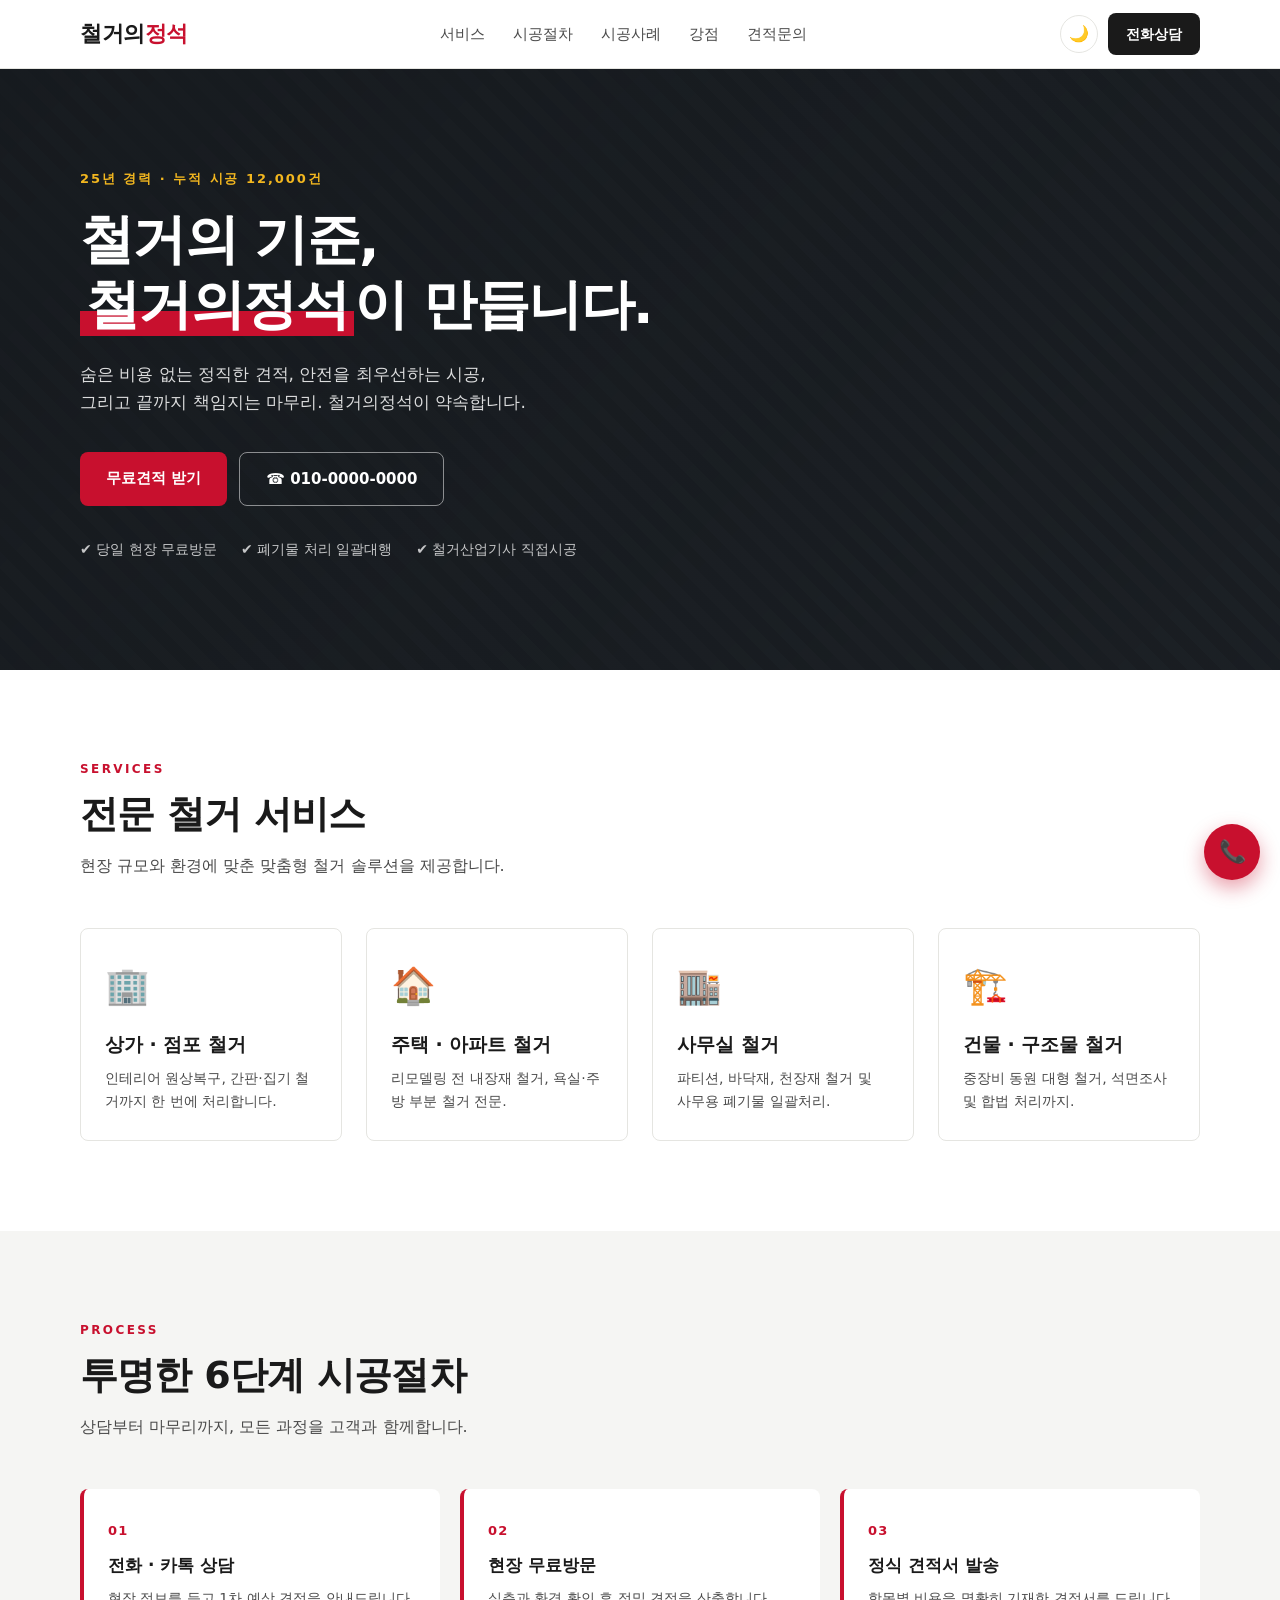
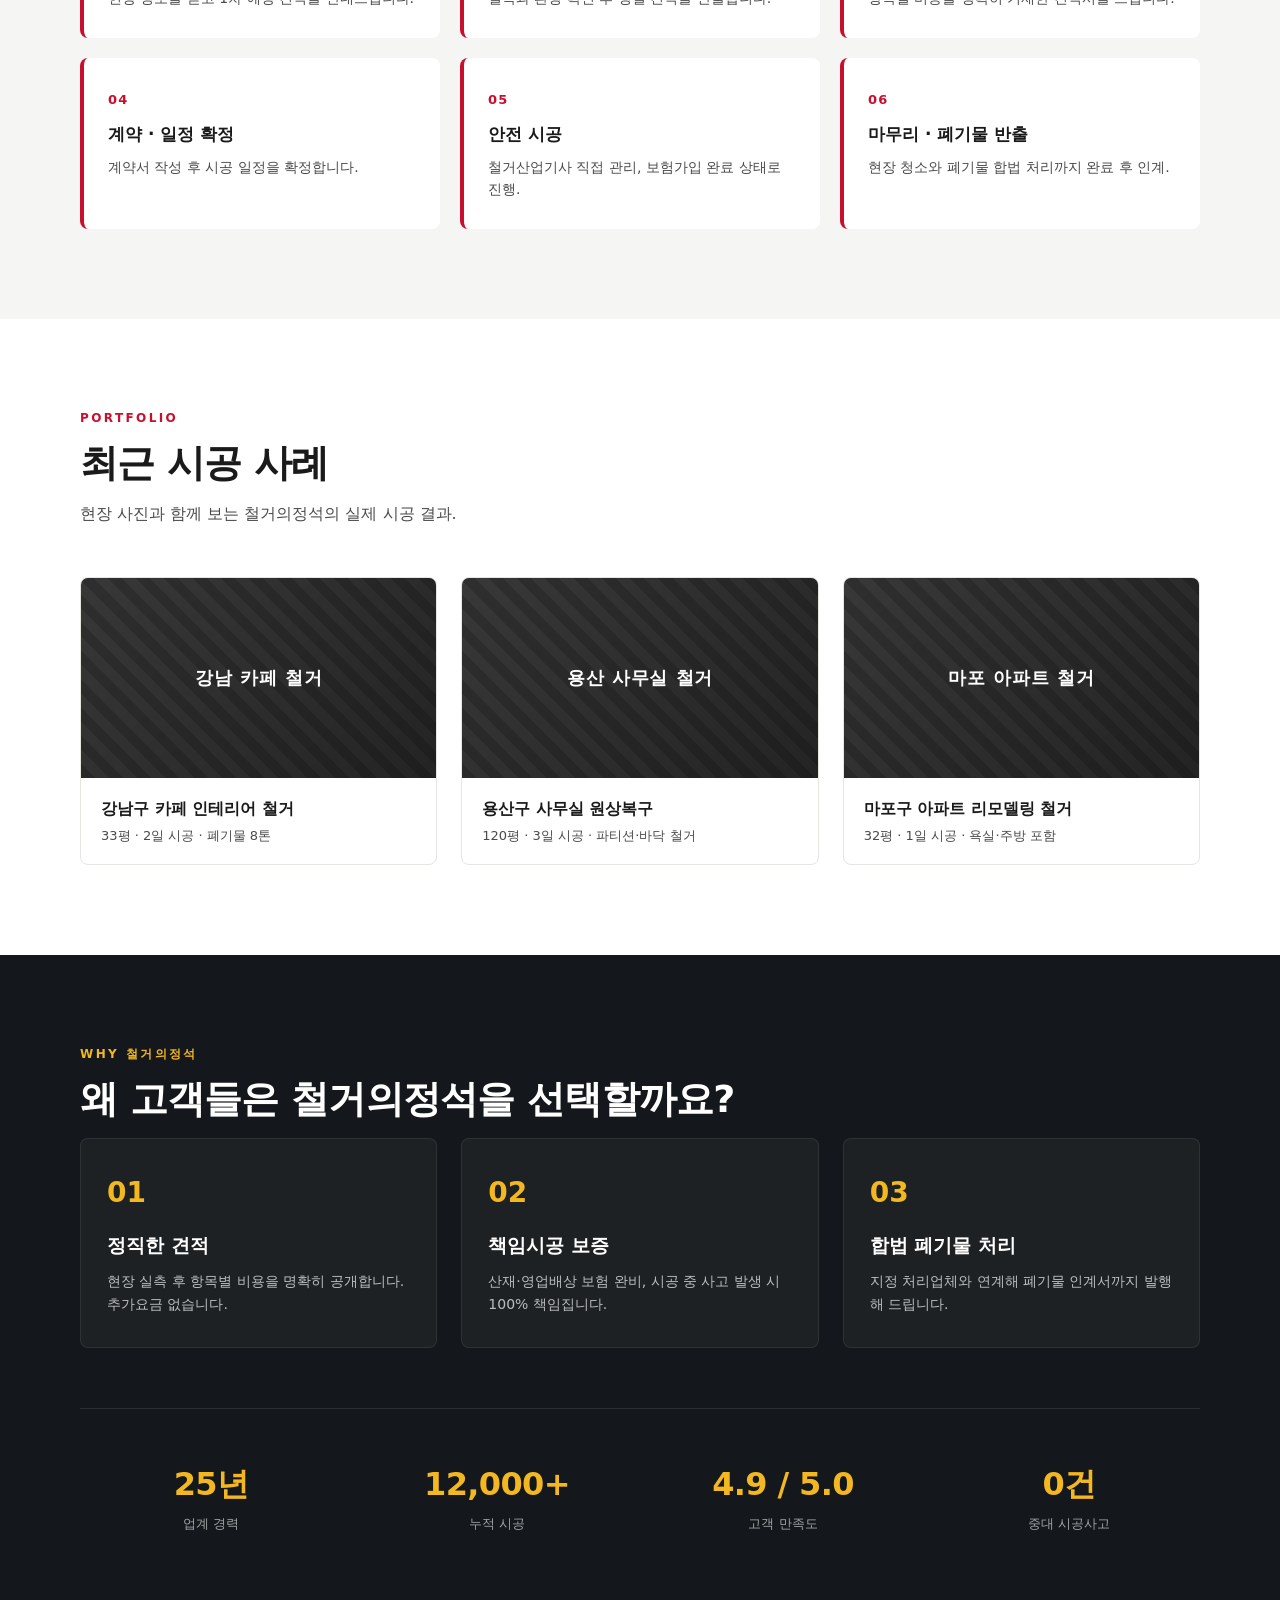
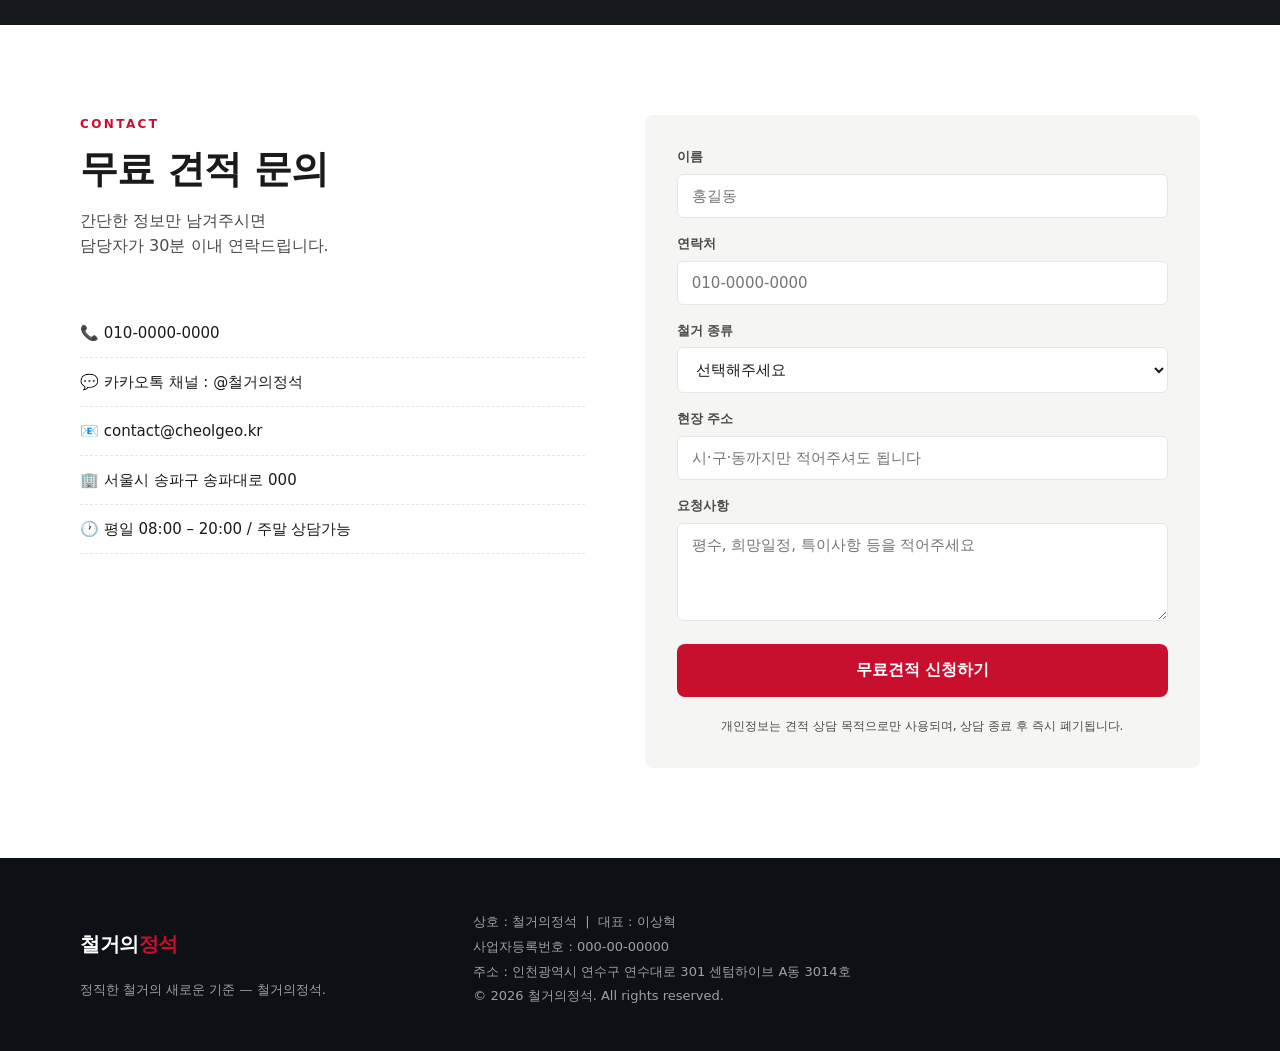
<file: index.html>
<!doctype html>
<html lang="ko">
<head>
  <meta charset="UTF-8" />
  <meta name="viewport" content="width=device-width, initial-scale=1.0" />
  <title>철거의정석 | 정직한 철거 전문 시공</title>
  <meta name="description" content="아파트, 상가, 사무실, 주택 철거부터 폐기물 처리까지 — 철거의정석은 정직한 견적과 안전한 시공을 약속합니다." />
  <link href="/style.css" rel="stylesheet" />
  <script>
    (function () {
      var saved = localStorage.getItem('theme');
      var prefersDark = window.matchMedia && window.matchMedia('(prefers-color-scheme: dark)').matches;
      var theme = saved || (prefersDark ? 'dark' : 'light');
      document.documentElement.setAttribute('data-theme', theme);
    })();
  </script>
</head>
<body>
  <header class="site-header">
    <div class="container header-inner">
      <a href="#" class="logo">철거의<span>정석</span></a>
      <nav class="nav">
        <a href="#services">서비스</a>
        <a href="#process">시공절차</a>
        <a href="#works">시공사례</a>
        <a href="#why">강점</a>
        <a href="#contact">견적문의</a>
      </nav>
      <div class="header-actions">
        <button id="theme-toggle" class="theme-toggle" aria-label="다크모드로 전환" type="button">🌙</button>
        <a href="tel:01000000000" class="header-cta">전화상담</a>
      </div>
    </div>
  </header>

  <section class="hero">
    <div class="container hero-inner">
      <p class="eyebrow">25년 경력 · 누적 시공 12,000건</p>
      <h1>
        철거의 기준,<br />
        <span class="hl">철거의정석</span>이 만듭니다.
      </h1>
      <p class="lead">
        숨은 비용 없는 정직한 견적, 안전을 최우선하는 시공,<br />
        그리고 끝까지 책임지는 마무리. 철거의정석이 약속합니다.
      </p>
      <div class="hero-cta">
        <a href="#contact" class="btn btn-primary">무료견적 받기</a>
        <a href="tel:01000000000" class="btn btn-ghost">☎ 010-0000-0000</a>
      </div>
      <ul class="hero-points">
        <li>✔ 당일 현장 무료방문</li>
        <li>✔ 폐기물 처리 일괄대행</li>
        <li>✔ 철거산업기사 직접시공</li>
      </ul>
    </div>
  </section>

  <section id="services" class="section">
    <div class="container">
      <p class="section-eyebrow">SERVICES</p>
      <h2 class="section-title">전문 철거 서비스</h2>
      <p class="section-desc">현장 규모와 환경에 맞춘 맞춤형 철거 솔루션을 제공합니다.</p>

      <div class="grid grid-4">
        <article class="card">
          <div class="card-icon">🏢</div>
          <h3>상가 · 점포 철거</h3>
          <p>인테리어 원상복구, 간판·집기 철거까지 한 번에 처리합니다.</p>
        </article>
        <article class="card">
          <div class="card-icon">🏠</div>
          <h3>주택 · 아파트 철거</h3>
          <p>리모델링 전 내장재 철거, 욕실·주방 부분 철거 전문.</p>
        </article>
        <article class="card">
          <div class="card-icon">🏬</div>
          <h3>사무실 철거</h3>
          <p>파티션, 바닥재, 천장재 철거 및 사무용 폐기물 일괄처리.</p>
        </article>
        <article class="card">
          <div class="card-icon">🏗️</div>
          <h3>건물 · 구조물 철거</h3>
          <p>중장비 동원 대형 철거, 석면조사 및 합법 처리까지.</p>
        </article>
      </div>
    </div>
  </section>

  <section id="process" class="section section-alt">
    <div class="container">
      <p class="section-eyebrow">PROCESS</p>
      <h2 class="section-title">투명한 6단계 시공절차</h2>
      <p class="section-desc">상담부터 마무리까지, 모든 과정을 고객과 함께합니다.</p>

      <ol class="process">
        <li><span class="step">01</span><h4>전화 · 카톡 상담</h4><p>현장 정보를 듣고 1차 예상 견적을 안내드립니다.</p></li>
        <li><span class="step">02</span><h4>현장 무료방문</h4><p>실측과 환경 확인 후 정밀 견적을 산출합니다.</p></li>
        <li><span class="step">03</span><h4>정식 견적서 발송</h4><p>항목별 비용을 명확히 기재한 견적서를 드립니다.</p></li>
        <li><span class="step">04</span><h4>계약 · 일정 확정</h4><p>계약서 작성 후 시공 일정을 확정합니다.</p></li>
        <li><span class="step">05</span><h4>안전 시공</h4><p>철거산업기사 직접 관리, 보험가입 완료 상태로 진행.</p></li>
        <li><span class="step">06</span><h4>마무리 · 폐기물 반출</h4><p>현장 청소와 폐기물 합법 처리까지 완료 후 인계.</p></li>
      </ol>
    </div>
  </section>

  <section id="works" class="section">
    <div class="container">
      <p class="section-eyebrow">PORTFOLIO</p>
      <h2 class="section-title">최근 시공 사례</h2>
      <p class="section-desc">현장 사진과 함께 보는 철거의정석의 실제 시공 결과.</p>

      <div class="grid grid-3">
        <figure class="work">
          <div class="work-img" data-label="강남 카페 철거"></div>
          <figcaption>
            <h4>강남구 카페 인테리어 철거</h4>
            <p>33평 · 2일 시공 · 폐기물 8톤</p>
          </figcaption>
        </figure>
        <figure class="work">
          <div class="work-img" data-label="용산 사무실 철거"></div>
          <figcaption>
            <h4>용산구 사무실 원상복구</h4>
            <p>120평 · 3일 시공 · 파티션·바닥 철거</p>
          </figcaption>
        </figure>
        <figure class="work">
          <div class="work-img" data-label="마포 아파트 철거"></div>
          <figcaption>
            <h4>마포구 아파트 리모델링 철거</h4>
            <p>32평 · 1일 시공 · 욕실·주방 포함</p>
          </figcaption>
        </figure>
      </div>
    </div>
  </section>

  <section id="why" class="section section-dark">
    <div class="container">
      <p class="section-eyebrow light">WHY 철거의정석</p>
      <h2 class="section-title light">왜 고객들은 철거의정석을 선택할까요?</h2>

      <div class="grid grid-3 reasons">
        <div class="reason">
          <div class="reason-num">01</div>
          <h3>정직한 견적</h3>
          <p>현장 실측 후 항목별 비용을 명확히 공개합니다. 추가요금 없습니다.</p>
        </div>
        <div class="reason">
          <div class="reason-num">02</div>
          <h3>책임시공 보증</h3>
          <p>산재·영업배상 보험 완비, 시공 중 사고 발생 시 100% 책임집니다.</p>
        </div>
        <div class="reason">
          <div class="reason-num">03</div>
          <h3>합법 폐기물 처리</h3>
          <p>지정 처리업체와 연계해 폐기물 인계서까지 발행해 드립니다.</p>
        </div>
      </div>

      <div class="stats">
        <div><strong>25년</strong><span>업계 경력</span></div>
        <div><strong>12,000+</strong><span>누적 시공</span></div>
        <div><strong>4.9 / 5.0</strong><span>고객 만족도</span></div>
        <div><strong>0건</strong><span>중대 시공사고</span></div>
      </div>
    </div>
  </section>

  <section id="contact" class="section">
    <div class="container contact-grid">
      <div>
        <p class="section-eyebrow">CONTACT</p>
        <h2 class="section-title">무료 견적 문의</h2>
        <p class="section-desc">
          간단한 정보만 남겨주시면<br />
          담당자가 30분 이내 연락드립니다.
        </p>
        <ul class="contact-info">
          <li>📞 <a href="tel:01000000000">010-0000-0000</a></li>
          <li>💬 카카오톡 채널 : @철거의정석</li>
          <li>📧 contact@cheolgeo.kr</li>
          <li>🏢 서울시 송파구 송파대로 000</li>
          <li>🕐 평일 08:00 – 20:00 / 주말 상담가능</li>
        </ul>
      </div>

      <form class="quote-form" onsubmit="event.preventDefault(); alert('견적문의가 접수되었습니다. 곧 연락드리겠습니다.');">
        <label>이름
          <input type="text" name="name" required placeholder="홍길동" />
        </label>
        <label>연락처
          <input type="tel" name="phone" required placeholder="010-0000-0000" />
        </label>
        <label>철거 종류
          <select name="type" required>
            <option value="">선택해주세요</option>
            <option>상가 · 점포 철거</option>
            <option>주택 · 아파트 철거</option>
            <option>사무실 철거</option>
            <option>건물 · 구조물 철거</option>
            <option>기타 / 부분철거</option>
          </select>
        </label>
        <label>현장 주소
          <input type="text" name="addr" placeholder="시·구·동까지만 적어주셔도 됩니다" />
        </label>
        <label>요청사항
          <textarea name="memo" rows="4" placeholder="평수, 희망일정, 특이사항 등을 적어주세요"></textarea>
        </label>
        <button type="submit" class="btn btn-primary btn-block">무료견적 신청하기</button>
        <p class="form-note">개인정보는 견적 상담 목적으로만 사용되며, 상담 종료 후 즉시 폐기됩니다.</p>
      </form>
    </div>
  </section>

  <footer class="site-footer">
    <div class="container footer-inner">
      <div>
        <p class="logo">철거의<span>정석</span></p>
        <p class="footer-desc">정직한 철거의 새로운 기준 — 철거의정석.</p>
      </div>
      <div class="footer-meta">
        <p>상호 : 철거의정석 &nbsp;|&nbsp; 대표 : 이상혁</p>
        <p>사업자등록번호 : 000-00-00000</p>
        <p>주소 : 인천광역시 연수구 연수대로 301 센텀하이브 A동 3014호</p>
        <p>© 2026 철거의정석. All rights reserved.</p>
      </div>
    </div>
  </footer>

  <a href="tel:01000000000" class="float-call" aria-label="전화상담">📞</a>

  <script defer type="text/javascript" src="/main.js"></script>
</body>
</html>
</file>
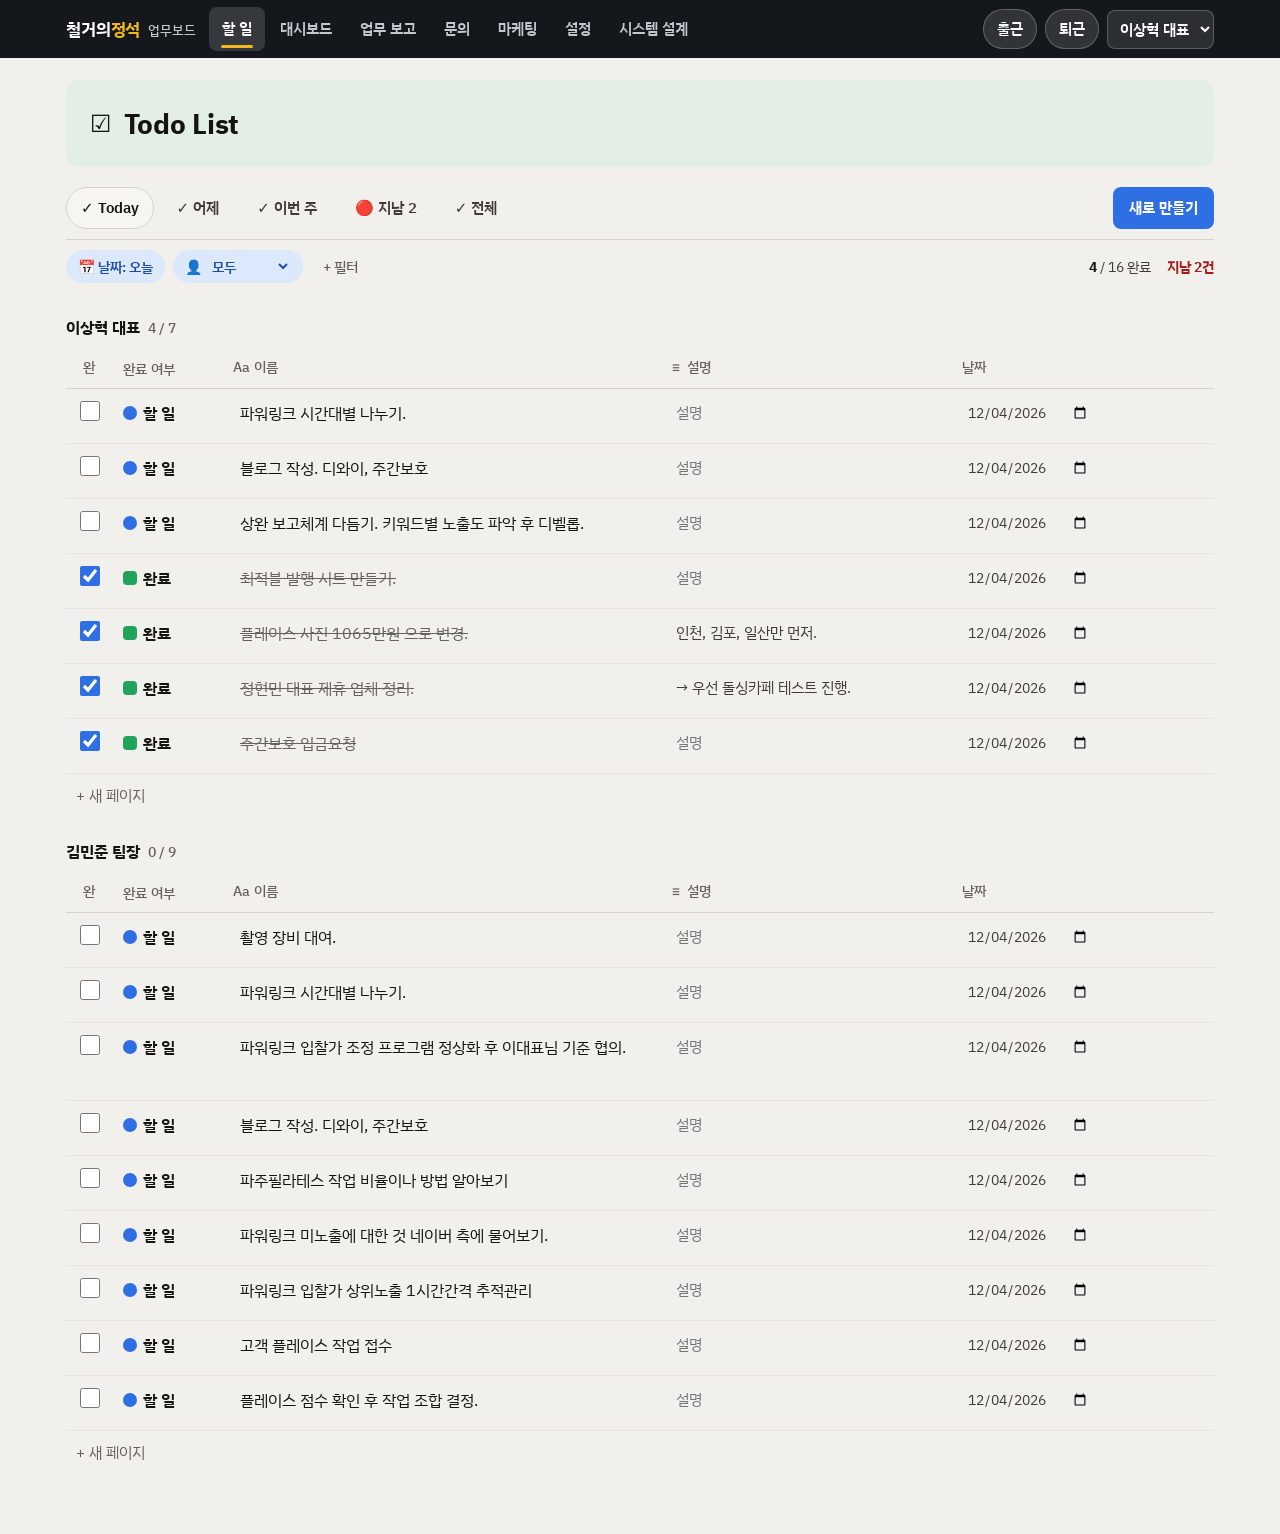
<file: erp/index.html>
<!doctype html>
<html lang="ko">
<head>
<meta charset="UTF-8" />
<meta name="viewport" content="width=device-width, initial-scale=1.0, viewport-fit=cover" />
<title>철거의정석 업무보드</title>
<link rel="stylesheet" href="https://fonts.googleapis.com/css2?family=IBM+Plex+Sans+KR:wght@400;500;600;700&display=swap" />
<style>
:root{
  --ground:#f1f0ec; --surface:#ffffff; --surface-2:#f6f5f1; --ink:#15140f; --ink-2:#3f3c36; --ink-3:#66625b;
  --line:#d6d3cb; --line-2:#e7e4dd; --bar:#14171c; --bar-ink:#ffffff; --bar-muted:#c3c8cf;
  --brand:#c8102e; --brand-ink:#ffffff; --brand-soft:#fbe9ec; --brand-soft-ink:#8e0b21;
  --accent:#f3b71f; --accent-soft:#fdf3d6; --accent-soft-ink:#6f4f00;
  --st-todo:#4b5563; --st-todo-bg:#e6e9ee; --st-doing:#1d4fa8; --st-doing-bg:#dce8fb;
  --st-review:#9a4a00; --st-review-bg:#fde7c4; --st-done:#166b3f; --st-done-bg:#d4f0df; --st-returned:#a61b1b; --st-returned-bg:#fbdcdc;
  --focus:#2563c9; --todo-band:#e3efe6; --shadow:0 1px 2px rgba(20,18,12,.06),0 8px 24px rgba(20,18,12,.06);
  --radius:10px; --maxw:1180px; --font:'IBM Plex Sans KR','Pretendard','Noto Sans KR',-apple-system,system-ui,sans-serif;
}
@media (prefers-color-scheme: dark){
  :root:not([data-theme="light"]){
    --ground:#101216; --surface:#1e2127; --surface-2:#262a31; --ink:#f3f1ec; --ink-2:#cfcbc3; --ink-3:#a39f97;
    --line:#3a3f49; --line-2:#2e323b; --bar:#0a0c0f; --bar-ink:#ffffff; --bar-muted:#c3c8cf;
    --brand:#ff5c70; --brand-ink:#ffffff; --brand-soft:#4a1d26; --brand-soft-ink:#ffb3bd;
    --accent:#ffc83d; --accent-soft:#3f3410; --accent-soft-ink:#ffe08a;
    --st-todo:#c4c9d3; --st-todo-bg:#343943; --st-doing:#9dbcff; --st-doing-bg:#22365c;
    --st-review:#ffc078; --st-review-bg:#4a3414; --st-done:#8fe3b4; --st-done-bg:#1b4a30; --st-returned:#ff9d9d; --st-returned-bg:#54201f;
    --focus:#7aa6ff; --todo-band:#1f2d24; --shadow:0 1px 2px rgba(0,0,0,.4),0 8px 24px rgba(0,0,0,.35);
  }
}
:root[data-theme="dark"]{
  --ground:#101216; --surface:#1e2127; --surface-2:#262a31; --ink:#f3f1ec; --ink-2:#cfcbc3; --ink-3:#a39f97;
  --line:#3a3f49; --line-2:#2e323b; --bar:#0a0c0f; --bar-ink:#ffffff; --bar-muted:#c3c8cf;
  --brand:#ff5c70; --brand-ink:#ffffff; --brand-soft:#4a1d26; --brand-soft-ink:#ffb3bd;
  --accent:#ffc83d; --accent-soft:#3f3410; --accent-soft-ink:#ffe08a;
  --st-todo:#c4c9d3; --st-todo-bg:#343943; --st-doing:#9dbcff; --st-doing-bg:#22365c;
  --st-review:#ffc078; --st-review-bg:#4a3414; --st-done:#8fe3b4; --st-done-bg:#1b4a30; --st-returned:#ff9d9d; --st-returned-bg:#54201f;
  --focus:#7aa6ff; --todo-band:#1f2d24; --shadow:0 1px 2px rgba(0,0,0,.4),0 8px 24px rgba(0,0,0,.35);
}
*{box-sizing:border-box}
html,body{margin:0;padding:0}
body{font-family:var(--font);font-size:15px;line-height:1.55;color:var(--ink);background:var(--ground);-webkit-font-smoothing:antialiased}
button,input,select,textarea{font:inherit;color:inherit}
a{color:inherit;text-decoration:none}
h1,h2,h3,h4{margin:0;font-weight:600;text-wrap:balance}
p{margin:0}
ul,ol{margin:0;padding:0;list-style:none}
table{border-collapse:collapse;width:100%}
th,td{text-align:left;padding:11px 12px;border-bottom:1px solid var(--line-2);vertical-align:middle}
th{font-size:13px;color:var(--ink-2);font-weight:600;letter-spacing:.02em;background:var(--surface-2)}
.num{font-variant-numeric:tabular-nums}
:focus-visible{outline:2px solid var(--focus);outline-offset:2px}

/* top bar */
.topbar{position:sticky;top:env(safe-area-inset-top,0px);z-index:40;background:var(--bar);color:var(--bar-ink)}
.topbar-inner{max-width:var(--maxw);margin:0 auto;padding:0 16px;min-height:58px;display:flex;align-items:center;gap:14px;flex-wrap:wrap}
@media (max-width:760px){.topbar-inner{padding-block:8px 0;gap:8px}.logo > span:last-child{display:none}.pill-btn{padding:6px 10px;font-size:13.5px}.top-actions{gap:6px}.top-actions select{max-width:118px;padding:6px 6px;font-size:13.5px}.nav{order:3;flex-basis:100%;margin-inline:-16px;padding-inline:16px;border-top:1px solid rgba(255,255,255,.08)}.top-actions{margin-left:auto}}
.logo{font-weight:700;font-size:17px;letter-spacing:-.01em;white-space:nowrap}
.logo span{color:var(--accent)}
.nav{display:flex;gap:2px;flex:1;overflow-x:auto;scrollbar-width:none}
.nav::-webkit-scrollbar{display:none}
.nav button{background:transparent;border:0;color:var(--bar-muted);padding:10px 13px;border-radius:8px;cursor:pointer;white-space:nowrap;font-weight:600;font-size:15px;position:relative}
.nav button:hover{color:var(--bar-ink);background:rgba(255,255,255,.06)}
.nav button[aria-current="page"]{color:var(--bar-ink);background:rgba(255,255,255,.14)}.nav button[aria-current="page"]::after{content:"";position:absolute;left:12px;right:12px;bottom:3px;height:3px;border-radius:2px;background:var(--accent)}
.top-actions{display:flex;align-items:center;gap:8px;white-space:nowrap}
.top-actions select{background:rgba(255,255,255,.1);border:1px solid rgba(255,255,255,.22);color:var(--bar-ink);border-radius:8px;padding:7px 8px;max-width:150px;font-weight:600}
.pill-btn{background:rgba(255,255,255,.12);border:1px solid rgba(255,255,255,.24);color:var(--bar-ink);border-radius:999px;padding:7px 13px;cursor:pointer;font-weight:600}
.pill-btn:hover{background:rgba(255,255,255,.18)}
.pill-btn.on{background:var(--accent);color:#1c1b19;border-color:var(--accent)}

/* layout */
.page{max-width:var(--maxw);margin:0 auto;padding-block:22px 60px;padding-inline:16px}
.page-head{display:flex;align-items:flex-end;justify-content:space-between;gap:12px;flex-wrap:wrap;margin-bottom:16px}
.page-head h1{font-size:24px;letter-spacing:-.01em}
.page-head .sub{color:var(--ink-2);font-size:14px;margin-top:3px}
.section{margin-top:26px}
.section-head{display:flex;align-items:center;justify-content:space-between;gap:10px;margin-bottom:10px}
.section-head h2{font-size:17px;display:flex;align-items:center;gap:8px}
.section-head h2::before{content:"";width:3px;height:16px;background:var(--brand);border-radius:2px}
.section-head .meta{color:var(--ink-3);font-size:13.5px;font-weight:500}
.grid-2{display:grid;grid-template-columns:1.1fr .9fr;gap:18px}
@media (max-width:860px){.grid-2{grid-template-columns:1fr}}
.card{background:var(--surface);border:1px solid var(--line);border-radius:var(--radius)}
.card-pad{padding:16px}

/* KPI */
.kpis{display:grid;grid-template-columns:repeat(4,1fr);gap:12px}
@media (max-width:760px){.kpis{grid-template-columns:repeat(2,1fr)}}
.kpi{background:var(--surface);border:1px solid var(--line);border-top:4px solid var(--st-doing);border-radius:var(--radius);padding:14px 16px;display:flex;flex-direction:column;gap:4px;cursor:pointer;text-align:left}
.kpi:hover{border-color:var(--ink-3)}
.kpi .k{font-size:14px;color:var(--ink-2);font-weight:600}
.kpi .v{font-size:36px;font-weight:700;letter-spacing:-.02em;line-height:1.1}
.kpi .d{font-size:13px;color:var(--ink-3)}
.kpi.warn{border-top-color:var(--st-returned)}.kpi.warn .v{color:var(--st-returned)}
.kpi.att{border-top-color:var(--st-review)}.kpi.att .v{color:var(--st-review)}
.kpi.ok{border-top-color:var(--st-done)}
.kpi.lead{border-top-color:var(--accent)}

/* chips & badges */
.badge{display:inline-flex;align-items:center;gap:4px;font-size:13px;font-weight:700;padding:3px 10px;border-radius:999px;white-space:nowrap}
.st-todo{background:var(--st-todo-bg);color:var(--st-todo)}
.st-doing{background:var(--st-doing-bg);color:var(--st-doing)}
.st-review{background:var(--st-review-bg);color:var(--st-review)}
.st-done{background:var(--st-done-bg);color:var(--st-done)}
.st-returned{background:var(--st-returned-bg);color:var(--st-returned)}
.type-tag{font-size:13px;color:var(--ink-2);background:var(--surface-2);border:1px solid var(--line);padding:2px 8px;border-radius:5px;font-weight:500}
.pri-high{color:var(--brand);font-weight:700;font-size:13px}
.late{color:var(--st-returned);font-weight:700}
.chips{display:flex;gap:6px;flex-wrap:wrap}
.chip{background:var(--surface);border:1px solid var(--line);border-radius:999px;padding:7px 14px;cursor:pointer;font-size:14px;color:var(--ink-2);font-weight:500}
.chip[aria-pressed="true"]{background:var(--ink);color:var(--surface);border-color:var(--ink)}

/* task list */
.tasks{display:flex;flex-direction:column;gap:10px}
.task{background:var(--surface);border:1px solid var(--line);border-radius:var(--radius);padding:14px 16px;display:grid;grid-template-columns:1fr auto;gap:10px 14px}
.task.review{border-left:5px solid var(--st-review)}
.task.returned{border-left:5px solid var(--st-returned)}
.task.doing{border-left:5px solid var(--st-doing)}
.task .t-title{font-weight:700;font-size:17px;cursor:pointer;line-height:1.35}
.task .t-title:hover{text-decoration:underline}
.task .t-meta{display:flex;gap:8px 10px;flex-wrap:wrap;align-items:center;font-size:14px;color:var(--ink-2);margin-top:8px}
.task .t-actions{display:flex;gap:6px;align-items:flex-start;flex-wrap:wrap;justify-content:flex-end}
.task .t-report{grid-column:1/-1;background:var(--surface-2);border-left:3px solid var(--line);border-radius:8px;padding:10px 12px;font-size:14px;color:var(--ink);line-height:1.5}
.task .t-report b{color:var(--ink-3);font-weight:600;margin-right:4px}
.quick{grid-column:1/-1;display:flex;gap:8px}
.quick input{flex:1}
@media (max-width:600px){.task{grid-template-columns:1fr}.task .t-actions{justify-content:flex-start}.quick{flex-direction:column}.quick .btn{width:100%}}
.group-title{font-weight:700;font-size:16px;margin:18px 0 8px;display:flex;align-items:baseline;gap:8px}
.group-title small{color:var(--ink-3);font-weight:500;font-size:14px}

/* buttons & forms */
.btn{border:1px solid var(--line);background:var(--surface);border-radius:8px;padding:8px 14px;cursor:pointer;font-weight:600;font-size:14px;white-space:nowrap}
.btn:hover{border-color:var(--ink-3)}
.btn-primary{background:var(--brand);border-color:var(--brand);color:var(--brand-ink)}
.btn-primary:hover{filter:brightness(.93)}
.btn-dark{background:var(--ink);border-color:var(--ink);color:var(--surface)}
.btn-ghost{background:transparent}
.btn-sm{padding:6px 11px;font-size:13.5px}
.btn-ok{background:var(--st-done-bg);color:var(--st-done);border-color:transparent}
.btn-warn{background:var(--st-returned-bg);color:var(--st-returned);border-color:transparent}
input[type=text],input[type=number],input[type=url],input[type=date],input[type=tel],input[type=password],select,textarea{width:100%;background:var(--surface);border:1px solid var(--line);border-radius:8px;padding:8px 10px;min-width:0}
textarea{resize:vertical;min-height:70px}
.field{display:flex;flex-direction:column;gap:5px;font-size:14px}
.field > span{color:var(--ink-2);font-size:13.5px;font-weight:500}
.field.req > span::after{content:" *";color:var(--brand)}
.form-grid{display:grid;grid-template-columns:1fr 1fr;gap:12px}
.form-grid .full{grid-column:1/-1}
@media (max-width:560px){.form-grid{grid-template-columns:1fr}}
.check{display:flex;align-items:center;gap:8px;font-size:13px}
.check input{width:16px;height:16px}

/* activity */
.feed{display:flex;flex-direction:column}
.feed li{display:grid;grid-template-columns:70px 1fr;gap:10px;padding:11px 0;border-bottom:1px solid var(--line-2);font-size:14.5px;line-height:1.5}
.feed li:last-child{border-bottom:0}
.feed .t{color:var(--ink-3);font-size:13px;padding-top:2px;font-weight:500}
.feed .who{font-weight:700}
.feed .k{display:inline-block;width:9px;height:9px;border-radius:50%;margin-right:7px;vertical-align:1px;background:var(--st-todo)}
.feed .k.fk-submit{background:var(--st-review)}.feed .k.fk-approve{background:var(--st-done)}.feed .k.fk-return{background:var(--st-returned)}.feed .k.fk-assign{background:var(--st-doing)}.feed .k.fk-lead{background:var(--accent)}
.empty{color:var(--ink-3);font-size:14px;padding:20px;text-align:center}

/* leads */
.pipeline{display:grid;grid-auto-flow:column;grid-auto-columns:minmax(200px,1fr);gap:10px;overflow-x:auto;padding-bottom:6px}
.stage{background:var(--surface-2);border:1px solid var(--line);border-radius:var(--radius);padding:10px;min-height:120px}
.stage h3{font-size:14px;color:var(--ink);display:flex;justify-content:space-between;margin-bottom:8px;font-weight:700}
.lead{background:var(--surface);border:1px solid var(--line);border-radius:8px;padding:12px;margin-bottom:8px;font-size:14px}
.lead .n{font-weight:700;font-size:15px}
.lead .m{color:var(--ink-2);font-size:13px;margin:3px 0 8px;line-height:1.5}
.lead select{padding:4px 6px;font-size:12px}
.lead .row{display:flex;gap:6px}

/* notices & misc */
.notice{display:flex;align-items:center;gap:10px;padding:10px 0;border-bottom:1px solid var(--line-2)}
.notice:last-child{border-bottom:0}
.notice .date{margin-left:auto;color:var(--ink-3);font-size:13px}
.pin{background:var(--brand-soft);color:var(--brand-soft-ink);font-size:12.5px;font-weight:700;padding:2px 8px;border-radius:4px}
.notif-log li{padding:11px 0;border-bottom:1px solid var(--line-2);font-size:14px;display:grid;grid-template-columns:auto 1fr auto;gap:10px;align-items:start}
.notif-log li:last-child{border-bottom:0}
.notif-log .ch{font-size:12.5px;font-weight:700;padding:2px 7px;border-radius:5px;background:var(--surface-2);border:1px solid var(--line);white-space:nowrap}
.notif-log .st{font-size:13px;font-weight:600;white-space:nowrap}
.notif-log .st.sent{color:var(--st-done)}.notif-log .st.failed{color:var(--st-returned)}.notif-log .st.preview{color:var(--ink-3)}
.notif-log .body{color:var(--ink-2);white-space:pre-wrap;font-size:13.5px;line-height:1.5}
.notif-log .body b{color:var(--ink)}
.tbl-wrap{overflow-x:auto}
.up{color:var(--st-done)}.down{color:var(--st-returned)}.flat{color:var(--ink-3)}
.help{font-size:13.5px;color:var(--ink-2);background:var(--accent-soft);color:var(--accent-soft-ink);padding:10px 12px;border-radius:8px;line-height:1.5}
.help code,.mono{font-family:ui-monospace,SFMono-Regular,Menlo,monospace;font-size:12px}
.two{display:grid;grid-template-columns:1fr 1fr;gap:18px}
@media (max-width:860px){.two{grid-template-columns:1fr}}
.rule{border-top:1px solid var(--line);margin:18px 0}

/* design tab */
.flow{display:grid;grid-template-columns:repeat(5,1fr);gap:8px;align-items:stretch}
@media (max-width:860px){.flow{grid-template-columns:1fr}}
.flow .node{background:var(--surface);border:1px solid var(--line);border-radius:var(--radius);padding:14px;font-size:14px;position:relative}
.flow .node b{display:block;font-size:15px;margin-bottom:5px}
.flow .node small{color:var(--ink-2);display:block;line-height:1.45}
.flow .node.hot{border-color:var(--brand);background:var(--brand-soft)}
.flow .node.hot small{color:var(--brand-soft-ink)}
.roadmap li{display:grid;grid-template-columns:70px 1fr;gap:12px;padding:12px 0;border-bottom:1px solid var(--line-2);font-size:14px}
.roadmap li:last-child{border-bottom:0}
.roadmap .ph{font-weight:600;color:var(--brand)}
.roadmap small{color:var(--ink-2);display:block}

/* todo (notion-style) */
.todo-hero{background:var(--todo-band);border-radius:12px;padding:22px 24px;display:flex;align-items:center;gap:12px;margin-bottom:14px}
.todo-hero h1{font-size:28px;font-weight:700;letter-spacing:-.01em}
.todo-hero .ic{font-size:24px}
.todo-bar{display:flex;align-items:center;gap:8px;flex-wrap:wrap;padding:6px 0 10px;border-bottom:1px solid var(--line)}
.view-tab{display:inline-flex;align-items:center;gap:6px;background:transparent;border:1px solid transparent;border-radius:999px;padding:8px 14px;cursor:pointer;font-weight:600;font-size:15px;color:var(--ink-2)}
.view-tab[aria-pressed="true"]{background:var(--surface-2);color:var(--ink);border-color:var(--line)}
.todo-bar .sp{flex:1}
.new-btn{background:#2f6fe4;color:#fff;border:0;border-radius:8px;padding:9px 16px;font-weight:700;font-size:15px;cursor:pointer}
.new-btn:hover{filter:brightness(.95)}
.todo-filters{display:flex;align-items:center;gap:8px;flex-wrap:wrap;padding:10px 0}
.filt{display:inline-flex;align-items:center;gap:6px;background:var(--st-doing-bg);color:var(--st-doing);border:0;border-radius:999px;padding:6px 12px;font-weight:600;font-size:14px}
.filt select{background:transparent;border:0;color:inherit;font-weight:600;padding:0;width:auto;font-size:14px}
.filt.plain{background:transparent;color:var(--ink-3);font-weight:500}
.todo-tbl{width:100%;border-collapse:collapse}
.todo-tbl th{background:transparent;color:var(--ink-3);font-weight:500;font-size:14px;padding:8px 10px;border-bottom:1px solid var(--line);white-space:nowrap}
.todo-tbl td{padding:8px 10px;border-bottom:1px solid var(--line-2);vertical-align:top;font-size:15.5px}
.todo-tbl tr:hover td{background:var(--surface-2)}
.todo-tbl .c-chk{width:44px;text-align:center}
.todo-tbl .c-chk input{width:20px;height:20px;accent-color:#2f6fe4;cursor:pointer;margin-top:4px}
.todo-tbl .c-st{width:110px;white-space:nowrap;padding-top:12px}
.todo-tbl .c-name{min-width:260px;width:38%}
.todo-tbl .c-desc{min-width:200px}
.todo-tbl .c-who{width:110px;white-space:nowrap;color:var(--ink-2);font-size:14px;padding-top:12px}
.todo-tbl .c-date{width:130px;white-space:nowrap}
.todo-tbl .c-open{width:110px;text-align:right;white-space:nowrap;padding-top:10px}
.cell{width:100%;background:transparent;border:1px solid transparent;border-radius:6px;padding:4px 6px;font-size:15.5px;line-height:1.5;resize:none;overflow:hidden;min-height:32px;font-family:inherit;color:var(--ink)}
.todo-tbl input.cell[type=date]{border-color:transparent;background:transparent;width:auto;color:var(--ink-2)}
.cell:hover,.todo-tbl input.cell[type=date]:hover{border-color:var(--line)}
.cell:focus{border-color:var(--focus);background:var(--surface);outline:0}
.cell.desc{color:var(--ink-2);font-size:14.5px}
.todo-tbl tr.done .cell.name{color:var(--ink-3);text-decoration:line-through}
.st{display:inline-flex;align-items:center;gap:6px;font-weight:600}
.st i{width:14px;height:14px;border-radius:50%;display:inline-block;flex:none}
.st.todo i{background:#2f6fe4}.st.done i{background:#22a35b;border-radius:4px}.st.late i{background:#e5322d}
.open-btn{opacity:0;border:1px solid var(--line);background:var(--surface);border-radius:6px;padding:4px 8px;font-size:13px;cursor:pointer;color:var(--ink-2)}
.todo-tbl tr:hover .open-btn,.open-btn:focus{opacity:1}
.todo-add{padding:10px;color:var(--ink-3);cursor:pointer;font-size:15px;border:0;background:transparent;width:100%;text-align:left}
.todo-add:hover{color:var(--ink)}
.todo-group{margin-top:22px}
.todo-group h2{font-size:16px;font-weight:700;display:flex;align-items:center;gap:8px;margin-bottom:6px}
.todo-group h2 small{color:var(--ink-3);font-weight:500;font-size:14px}
.todo-summary{display:flex;gap:16px;flex-wrap:wrap;color:var(--ink-2);font-size:14px}
.todo-summary b{color:var(--ink)}
@media (max-width:700px){.todo-tbl .c-who,.todo-tbl .c-date{display:none}.todo-tbl .c-name{min-width:180px}.open-btn{opacity:1}}

/* modal */
.modal-bg{position:fixed;inset:0;background:rgba(10,10,12,.45);display:flex;align-items:flex-start;justify-content:center;padding:6vh 16px;z-index:100;overflow-y:auto}
.modal{background:var(--surface);border-radius:14px;width:100%;max-width:620px;box-shadow:var(--shadow);border:1px solid var(--line)}
.modal-h{padding:16px 20px;border-bottom:1px solid var(--line);display:flex;justify-content:space-between;align-items:center}
.modal-h h3{font-size:16px}
.modal-b{padding:18px 20px;display:flex;flex-direction:column;gap:14px}
.modal-f{padding:14px 20px;border-top:1px solid var(--line);display:flex;justify-content:flex-end;gap:8px;flex-wrap:wrap}
.x{background:transparent;border:0;font-size:20px;cursor:pointer;color:var(--ink-3);line-height:1}
.detail dl{display:grid;grid-template-columns:90px 1fr;gap:8px 10px;font-size:14.5px}
.detail dt{color:var(--ink-3)}
.detail dd{margin:0}
.preview{background:var(--surface-2);border:1px dashed var(--line);border-radius:8px;padding:12px 14px;font-size:14px;white-space:pre-wrap;color:var(--ink-2);line-height:1.55}
.preview b{color:var(--ink)}
.toast{position:fixed;left:50%;bottom:calc(24px + env(safe-area-inset-bottom,0px));transform:translateX(-50%);background:var(--ink);color:var(--surface);padding:12px 18px;border-radius:999px;font-size:14.5px;font-weight:500;box-shadow:var(--shadow);z-index:200;max-width:calc(100% - 32px);text-align:center}
@media (prefers-reduced-motion:no-preference){.toast{animation:pop .18s ease-out}}
@keyframes pop{from{opacity:0;transform:translateX(-50%) translateY(6px)}to{opacity:1;transform:translateX(-50%)}}
</style>
</head>
<body>
<header class="topbar">
  <div class="topbar-inner">
    <div class="logo">철거의<span>정석</span> <span style="color:var(--bar-muted);font-weight:500;font-size:13px;margin-left:4px">업무보드</span></div>
    <nav class="nav" id="nav" aria-label="주 메뉴"></nav>
    <div class="top-actions">
      <button class="pill-btn" id="btn-in" type="button">출근</button>
      <button class="pill-btn" id="btn-out" type="button">퇴근</button>
      <select id="user-switch" aria-label="현재 사용자"></select>
    </div>
  </div>
</header>
<main class="page" id="app"></main>
<div id="modal-root"></div>
<div id="toast-root"></div>

<script>
(function(){
'use strict';
/* ============ 기본 데이터 ============ */
var KEY='cheolgeo-erp-v1';
var ROLE={ceo:'대표',lead:'팀장',staff:'대리'};
var STATUS={todo:'대기',doing:'진행 중',review:'검토 요청',done:'완료',returned:'반려'};
var PRI={normal:'보통',high:'높음'};
var STAGES=['신규','상담 중','현장방문','견적발송','계약','종료'];
var TYPES={
  blog:{label:'블로그 발행',fields:[
    {k:'keyword',l:'메인 키워드',t:'text',req:1,ph:'예: 인천 상가 철거'},
    {k:'url',l:'발행 URL',t:'url',req:1,ph:'https://blog.naver.com/…'},
    {k:'chars',l:'글자수',t:'number',req:1,ph:'1500'},
    {k:'photos',l:'사진 수',t:'number',ph:'8'},
    {k:'morph',l:'형태소 빈도 검증 완료',t:'check'}]},
  rank:{label:'키워드 순위 체크',fields:[
    {k:'count',l:'체크 키워드 수',t:'number',req:1,ph:'24'},
    {k:'up',l:'상승',t:'number',ph:'0'},
    {k:'down',l:'하락',t:'number',ph:'0'},
    {k:'issue',l:'특이사항',t:'text',ph:'예: 부평철거 3→7위 하락, 경쟁사 신규 글'}]},
  review:{label:'플레이스·리뷰 관리',fields:[
    {k:'platform',l:'플랫폼',t:'select',opts:['네이버 플레이스','카카오맵','구글','숨고'],req:1},
    {k:'handled',l:'처리 건수',t:'number',req:1,ph:'5'},
    {k:'issue',l:'이슈',t:'text',ph:'부정 리뷰 1건 → 대표 확인 필요'}]},
  ad:{label:'광고 운영',fields:[
    {k:'channel',l:'채널',t:'select',opts:['네이버 파워링크','당근','메타','구글'],req:1},
    {k:'spend',l:'지출액(원)',t:'number',req:1,ph:'350000'},
    {k:'inq',l:'문의 수',t:'number',req:1,ph:'6'},
    {k:'note',l:'비고',t:'text'}]},
  lead:{label:'문의 응대',fields:[
    {k:'who',l:'문의 건',t:'text',req:1,ph:'예: 구월동 김OO 상가 40평'},
    {k:'stage',l:'변경된 단계',t:'select',opts:STAGES,req:1},
    {k:'next',l:'다음 액션·날짜',t:'text',req:1,ph:'9/24 현장방문 예정'}]},
  site:{label:'현장 자료 수집',fields:[
    {k:'site',l:'현장명',t:'text',req:1},
    {k:'photos',l:'사진 수',t:'number',req:1},
    {k:'drive',l:'드라이브 링크',t:'url'}]},
  etc:{label:'기타',fields:[]}
};

function iso(d){return d.toISOString().slice(0,10);}
function dayOffset(n){var d=new Date();d.setHours(12,0,0,0);d.setDate(d.getDate()+n);return iso(d);}
function ts(offsetMin){return new Date(Date.now()+offsetMin*60000).toISOString();}
function uid(){return 'x'+Math.random().toString(36).slice(2,9);}

function seed(){
  var users=[
    {id:'u1',name:'이상혁',role:'ceo',discordId:'',telegramChatId:'',channels:['discord']},
    {id:'u2',name:'김민준',role:'lead',discordId:'',telegramChatId:'',channels:['discord']},
    {id:'u3',name:'박서연',role:'staff',discordId:'',telegramChatId:'',channels:['discord']},
    {id:'u4',name:'최지훈',role:'staff',discordId:'',telegramChatId:'',channels:['discord','telegram']}
  ];
  var tasks=[
    {id:'t1',title:'송도 상가 철거 블로그 발행',type:'blog',assigneeId:'u3',assignerId:'u2',client:'송도 카페 현장',due:dayOffset(0),priority:'normal',status:'doing',createdAt:ts(-60*30)},
    {id:'t2',title:'애드로그 키워드 순위 전체 체크',type:'rank',assigneeId:'u4',assignerId:'u2',client:'',due:dayOffset(0),priority:'high',status:'todo',createdAt:ts(-60*26)},
    {id:'t3',title:'네이버 플레이스 리뷰 답글 5건',type:'review',assigneeId:'u3',assignerId:'u2',client:'',due:dayOffset(1),priority:'normal',status:'todo',createdAt:ts(-60*24)},
    {id:'t4',title:'파워링크 9월 3주차 예산 조정',type:'ad',assigneeId:'u4',assignerId:'u1',client:'',due:dayOffset(-1),priority:'high',status:'review',createdAt:ts(-60*50),
      report:{summary:'전환 낮은 키워드 4개 OFF, 인천상가철거 입찰가 +15%. 주간 지출 35만 → 문의 6건',fields:{channel:'네이버 파워링크',spend:'350000',inq:'6',note:'문의당 5.8만 원'},link:'',submittedAt:ts(-60*3)}},
    {id:'t5',title:'인천 구월동 상가 문의 응대',type:'lead',assigneeId:'u3',assignerId:'u2',client:'구월동 김OO',due:dayOffset(-2),priority:'normal',status:'doing',createdAt:ts(-60*70)},
    {id:'t6',title:'부평 공장 완파 현장 사진 수집',type:'site',assigneeId:'u4',assignerId:'u2',client:'부평 공장 현장',due:dayOffset(2),priority:'normal',status:'todo',createdAt:ts(-60*20)},
    {id:'t7',title:'화재 원상복구 블로그 발행',type:'blog',assigneeId:'u3',assignerId:'u2',client:'',due:dayOffset(-3),priority:'normal',status:'done',createdAt:ts(-60*100),
      report:{summary:'화재 철거 글 발행, 메인 키워드 11회, 사진 9장, 형태소 검증 완료',fields:{keyword:'인천 화재 원상복구',url:'https://blog.naver.com/cheolgeo/223000000',chars:'1820',photos:'9',morph:true},link:'https://blog.naver.com/cheolgeo/223000000',submittedAt:ts(-60*72)},
      review:{by:'u2',decision:'approved',comment:'좋습니다. 다음 글은 부평 공장으로.',at:ts(-60*70)}},
    {id:'t8',title:'당근 광고 소재 교체',type:'ad',assigneeId:'u4',assignerId:'u1',client:'',due:dayOffset(-4),priority:'normal',status:'done',createdAt:ts(-60*120),
      report:{summary:'가을 이사철 소재 3종 교체, 클릭률 1.9% → 2.6%',fields:{channel:'당근',spend:'120000',inq:'3',note:''},link:'',submittedAt:ts(-60*96)},
      review:{by:'u1',decision:'approved',comment:'',at:ts(-60*95)}},
    {id:'t9',title:'홈페이지 견적폼 문구 수정',type:'etc',assigneeId:'u2',assignerId:'u1',client:'',due:dayOffset(1),priority:'normal',status:'doing',createdAt:ts(-60*10)}
  ];
  var leads=[
    {id:'l1',name:'김OO',phone:'010-2***-4***',region:'연수구 송도',kind:'상가 철거 40평',stage:'상담 중',assigneeId:'u3',source:'홈페이지',createdAt:ts(-60*5)},
    {id:'l2',name:'박OO',phone:'010-5***-1***',region:'부평구',kind:'공장 완파',stage:'현장방문',assigneeId:'u4',source:'전화',createdAt:ts(-60*50)},
    {id:'l3',name:'이OO',phone:'010-7***-9***',region:'남동구 구월동',kind:'아파트 종합 32평',stage:'견적발송',assigneeId:'u3',source:'블로그',createdAt:ts(-60*98)},
    {id:'l4',name:'정OO',phone:'010-3***-2***',region:'서구 청라',kind:'화재 원상복구',stage:'신규',assigneeId:'',source:'홈페이지',createdAt:ts(-40)},
    {id:'l5',name:'최OO',phone:'010-9***-6***',region:'미추홀구',kind:'강화마루 부분 철거',stage:'계약',assigneeId:'u4',source:'카카오',createdAt:ts(-60*170)}
  ];
  var keywords=[
    {k:'인천 철거',rank:3,prev:4},{k:'인천 상가 철거',rank:2,prev:2},{k:'송도 철거',rank:1,prev:1},
    {k:'인천 원상복구',rank:5,prev:3},{k:'부평 철거',rank:7,prev:3},{k:'인천 아파트 철거',rank:4,prev:6},{k:'인천 공장 철거',rank:9,prev:11}
  ];
  var notices=[
    {id:'n1',title:'업무 보고는 ERP 제출로만 인정합니다 (카톡 보고 종료)',pinned:true,date:dayOffset(-1)},
    {id:'n2',title:'추석 연휴 문의 대응 당번표 공유',pinned:false,date:dayOffset(-3)}
  ];
  var activity=[
    {id:uid(),at:ts(-60*3),actorId:'u4',kind:'submit',text:'「파워링크 9월 3주차 예산 조정」 보고 제출 → 이상혁 대표 검토 대기'},
    {id:uid(),at:ts(-60*10),actorId:'u1',kind:'assign',text:'「홈페이지 견적폼 문구 수정」 김민준 팀장에게 배정'},
    {id:uid(),at:ts(-40),actorId:'u1',kind:'lead',text:'새 문의 인입 · 정OO (서구 청라, 화재 원상복구) — 담당 미배정'},
    {id:uid(),at:ts(-60*70),actorId:'u2',kind:'approve',text:'「화재 원상복구 블로그 발행」 승인'}
  ];

  var Y=dayOffset(-1),T=dayOffset(0);
  function td(who,date,title,desc,done){return {id:uid(),title:title,desc:desc||'',assigneeId:who,date:date,done:!!done,doneAt:done?ts(-60*3):null,createdBy:who,createdAt:ts(-60*30)};}
  var todos=[
    td('u2',Y,'영수증 리뷰 소비+새로운 업체 찾아보기.','피크, 제이솔 등 타업체 문의.',false),
    td('u2',Y,'유튜브 영상 편집 컷 보내기','',true),
    td('u2',Y,'글 발행 과정 기록 후 링크 전달','',true),
    td('u2',Y,'서치어드바이저 같은 다른 곳 포털도 알아보고 등록.','',true),
    td('u2',Y,'주간보호 보호조치 해제 요청.','',true),
    td('u2',Y,'플레이스 작업 보고, + 애드로그 변화 보고.','',true),
    td('u2',Y,'애드로그 지수에 대한 건 문의','',true),
    td('u2',T,'촬영 장비 대여.','',false),
    td('u2',T,'파워링크 시간대별 나누기.','',false),
    td('u2',T,'파워링크 입찰가 조정 프로그램 정상화 후 이대표님 기준 협의.','',false),
    td('u2',T,'블로그 작성. 디와이, 주간보호','',false),
    td('u2',T,'파주필라테스 작업 비율이나 방법 알아보기','',false),
    td('u2',T,'파워링크 미노출에 대한 것 네이버 측에 물어보기.','',false),
    td('u2',T,'파워링크 입찰가 상위노출 1시간간격 추적관리','',false),
    td('u2',T,'고객 플레이스 작업 접수','',false),
    td('u2',T,'플레이스 점수 확인 후 작업 조합 결정.','',false),
    td('u1',Y,'최소 5곳의 카페 제휴, 건바이 알아보기','',false),
    td('u1',Y,'카페 바이럴 원고 작성','',true),
    td('u1',Y,'당근 지원자 추려서 면접일정 잡기.','',true),
    td('u1',T,'파워링크 시간대별 나누기.','',false),
    td('u1',T,'블로그 작성. 디와이, 주간보호','',false),
    td('u1',T,'상완 보고체계 다듬기. 키워드별 노출도 파악 후 디벨롭.','',false),
    td('u1',T,'최적블 발행 시트 만들기.','',true),
    td('u1',T,'플레이스 사진 1065만원 으로 변경.','인천, 김포, 일산만 먼저.',true),
    td('u1',T,'정현민 대표 제휴 업체 정리.','→ 우선 돌싱카페 테스트 진행.',true),
    td('u1',T,'주간보호 입금요청','',true)
  ];
  return {version:2,currentUserId:'u1',users:users,tasks:tasks,leads:leads,keywords:keywords,notices:notices,activity:activity,todos:todos,notifLog:[],attendance:{},
    settings:{discordWebhook:'',telegramToken:'',telegramChatId:'',notifyCeoOnHigh:true},ui:{tab:'todo',taskFilter:'all',todoView:'today',todoWho:'all'}};
}

/* ============ 상태 ============ */
var state;
function load(){try{var raw=localStorage.getItem(KEY);if(raw){var s=JSON.parse(raw);if(s&&s.version===2)return s;}}catch(e){}return seed();}
function save(){try{localStorage.setItem(KEY,JSON.stringify(state));}catch(e){}}
state=load();
window.addEventListener('storage',function(e){if(e.key===KEY){state=load();render();}});

function me(){return user(state.currentUserId);}
function user(id){for(var i=0;i<state.users.length;i++)if(state.users[i].id===id)return state.users[i];return null;}
function uname(id){var u=user(id);return u?u.name+' '+ROLE[u.role]:'미배정';}
function task(id){for(var i=0;i<state.tasks.length;i++)if(state.tasks[i].id===id)return state.tasks[i];return null;}
function lead(id){for(var i=0;i<state.leads.length;i++)if(state.leads[i].id===id)return state.leads[i];return null;}
function today(){return dayOffset(0);}
function isLate(t){return t.due<today()&&t.status!=='done';}
function isReviewer(t){var m=me();return m.role==='ceo'||m.id===t.assignerId||(m.role==='lead'&&user(t.assigneeId)&&user(t.assigneeId).role==='staff');}
function canSubmit(t){var m=me();return (m.id===t.assigneeId||m.role==='ceo')&&t.status!=='done'&&t.status!=='review';}
function fmtDate(s){return s?s.replace(/-/g,'.'):'';}
function fmtTime(isoStr){var d=new Date(isoStr);var diff=(Date.now()-d.getTime())/60000;if(diff<1)return '방금';if(diff<60)return Math.floor(diff)+'분 전';if(diff<60*24)return Math.floor(diff/60)+'시간 전';return (d.getMonth()+1)+'.'+d.getDate();}
function esc(s){return String(s==null?'':s).replace(/[&<>"']/g,function(c){return {'&':'&amp;','<':'&lt;','>':'&gt;','"':'&quot;',"'":'&#39;'}[c];});}
function log(actorId,kind,text){state.activity.unshift({id:uid(),at:new Date().toISOString(),actorId:actorId,kind:kind,text:text});state.activity=state.activity.slice(0,200);}

/* ============ 알림 ============ */
function ceoId(){for(var i=0;i<state.users.length;i++)if(state.users[i].role==='ceo')return state.users[i].id;return null;}
function recipientsFor(ev){
  var r=[];var t=ev.task,l=ev.lead;
  switch(ev.type){
    case 'task.submitted':r=[t.assignerId];if(t.priority==='high'&&state.settings.notifyCeoOnHigh)r.push(ceoId());break;
    case 'task.assigned':r=[t.assigneeId];break;
    case 'task.approved':case 'task.returned':r=[t.assigneeId];break;
    case 'lead.new':r=[l.assigneeId,ceoId()];break;
    case 'lead.stage':r=[l.assigneeId];state.users.forEach(function(u){if(u.role==='lead')r.push(u.id);});break;
    case 'attendance':r=[];break;
    case 'todo.done':case 'todo.late':r=state.users.filter(function(u){return u.role==='ceo'||u.role==='lead';}).map(function(u){return u.id;});break;
    case 'todo.assigned':r=[ev.todo.assigneeId];break;
    case 'test':r=[ev.actorId];break;
  }
  var seen={};return r.filter(function(id){if(!id||id===ev.actorId&&ev.type!=='test'||seen[id])return false;seen[id]=1;return true;});
}
function buildMessage(ev){
  var a=uname(ev.actorId),t=ev.task,l=ev.lead,m={title:'',lines:[],ask:''};
  if(ev.type==='task.submitted'){m.title='📋 보고 제출 · '+a;m.lines=[t.title,'유형 '+TYPES[t.type].label+' · 마감 '+fmtDate(t.due)+' · 우선순위 '+PRI[t.priority],'최종 의견: '+t.report.summary];
    Object.keys(t.report.fields||{}).forEach(function(k){var f=fieldDef(t.type,k);if(f&&t.report.fields[k]!==''&&t.report.fields[k]!==false)m.lines.push(f.l+': '+(f.t==='check'?'예':t.report.fields[k]));});
    if(t.report.link)m.lines.push('링크: '+t.report.link);m.ask='확인 부탁드립니다 (승인/반려)';}
  else if(ev.type==='task.assigned'){m.title='🗂 업무 배정 · '+a;m.lines=[t.title,'유형 '+TYPES[t.type].label+' · 마감 '+fmtDate(t.due)+' · 우선순위 '+PRI[t.priority]];m.ask='확인 후 진행 부탁드립니다';}
  else if(ev.type==='task.approved'){m.title='✅ 승인 · '+a;m.lines=[t.title,t.review.comment?'코멘트: '+t.review.comment:''];}
  else if(ev.type==='task.returned'){m.title='↩️ 반려 · '+a;m.lines=[t.title,'사유: '+t.review.comment];m.ask='수정 후 다시 제출해 주세요';}
  else if(ev.type==='lead.new'){m.title='📞 새 문의 · '+l.source;m.lines=[l.name+' · '+l.region+' · '+l.kind,'연락처 '+l.phone,'담당 '+uname(l.assigneeId)];m.ask='30분 내 1차 연락 부탁드립니다';}
  else if(ev.type==='lead.stage'){m.title='🔁 문의 단계 변경 · '+a;m.lines=[l.name+' · '+l.region+' · '+l.kind,'단계 → '+l.stage];}
  else if(ev.type==='attendance'){m.title=(ev.inout==='in'?'🟢 출근':'⚪ 퇴근')+' · '+a;m.lines=[new Date().toLocaleTimeString('ko-KR',{hour:'2-digit',minute:'2-digit'})];}
  else if(ev.type==='todo.done'){var d=ev.todo;m.title='✅ 완료 · '+a;m.lines=[d.title,d.desc?'설명: '+d.desc:'','날짜 '+fmtDate(d.date)];}
  else if(ev.type==='todo.assigned'){var d2=ev.todo;m.title='🗂 할 일 추가 · '+a;m.lines=[d2.title,d2.desc?'설명: '+d2.desc:'','날짜 '+fmtDate(d2.date)+' · 담당 '+uname(d2.assigneeId)];m.ask='확인 부탁드립니다';}
  else if(ev.type==='todo.late'){var d3=ev.todo;m.title='🔴 지남 → 오늘로 이동 · '+a;m.lines=[d3.title,'원래 날짜 '+fmtDate(ev.from)];}
  else if(ev.type==='test'){m.title='🔔 테스트 알림 · '+a;m.lines=['철거의정석 업무보드 알림 채널이 연결되었습니다.'];}
  m.lines=m.lines.filter(Boolean);return m;
}
function fieldDef(type,k){var fs=TYPES[type].fields;for(var i=0;i<fs.length;i++)if(fs[i].k===k)return fs[i];return null;}
function mentionDiscord(u){return u.discordId?'<@'+u.discordId+'>':'@'+u.name;}
function mentionTelegram(u){return u.telegramChatId?'<a href="tg://user?id='+u.telegramChatId+'">'+esc(u.name)+'</a>':'@'+esc(u.name);}

function notify(ev){
  var recips=recipientsFor(ev).map(user).filter(Boolean);
  var msg=buildMessage(ev);
  var s=state.settings;
  var plain=msg.title+'\n'+msg.lines.join('\n')+(msg.ask?'\n'+msg.ask:'');
  var channelOnly=recips.length===0;
  var wantDiscord=channelOnly||recips.some(function(u){return u.channels.indexOf('discord')>=0;});
  var wantTelegram=recips.some(function(u){return u.channels.indexOf('telegram')>=0;});
  var toNames=recips.map(function(u){return u.name;}).join(', ')||'채널';
  var jobs=[];
  if(wantDiscord){
    var mention=recips.filter(function(u){return u.channels.indexOf('discord')>=0;}).map(mentionDiscord).join(' ');
    var content=(mention?mention+' ':'')+(msg.ask||'');
    var payload={content:content.trim()||undefined,embeds:[{title:msg.title,description:msg.lines.join('\n'),color:0xc8102e,footer:{text:'철거의정석 업무보드'}}]};
    jobs.push({channel:'discord',to:toNames,text:(mention?mention+'\n':'')+plain,run:s.discordWebhook?function(){return fetch(s.discordWebhook,{method:'POST',headers:{'Content-Type':'application/json'},body:JSON.stringify(payload)}).then(function(r){if(!r.ok)throw new Error('HTTP '+r.status);});}:null});
  }
  if(wantTelegram){
    var tg=recips.filter(function(u){return u.channels.indexOf('telegram')>=0;});
    var html='<b>'+esc(msg.title)+'</b>\n'+msg.lines.map(esc).join('\n')+(msg.ask?'\n'+tg.map(mentionTelegram).join(' ')+' '+esc(msg.ask):'');
    var chats=tg.map(function(u){return u.telegramChatId;}).filter(Boolean);if(!chats.length&&s.telegramChatId)chats=[s.telegramChatId];
    jobs.push({channel:'telegram',to:tg.map(function(u){return u.name;}).join(', '),text:plain,run:(s.telegramToken&&chats.length)?function(){
      return Promise.all(chats.map(function(c){return fetch('https://api.telegram.org/bot'+s.telegramToken+'/sendMessage',{method:'POST',headers:{'Content-Type':'application/json'},body:JSON.stringify({chat_id:c,text:html,parse_mode:'HTML'})}).then(function(r){if(!r.ok)throw new Error('HTTP '+r.status);});}));}:null});
  }
  jobs.forEach(function(j){
    var entry={id:uid(),at:new Date().toISOString(),channel:j.channel,to:j.to,text:j.text,status:j.run?'sending':'preview',error:''};
    state.notifLog.unshift(entry);state.notifLog=state.notifLog.slice(0,60);save();
    if(j.run){j.run().then(function(){entry.status='sent';}).catch(function(e){entry.status='failed';entry.error=(e&&e.message)||'전송 실패';
      if(/Failed to fetch|NetworkError|Load failed/i.test(entry.error))entry.error='브라우저에서 차단됨 (미리보기 환경은 외부 전송이 막힙니다. 파일을 직접 열거나 실제 서버에서 보내세요)';
    }).then(function(){save();render();});}
  });
  return jobs.length;
}

/* ============ 렌더 ============ */
var TABS=[['todo','할 일'],['dash','대시보드'],['tasks','업무 보고'],['leads','문의'],['mkt','마케팅'],['settings','설정'],['design','시스템 설계']];
function render(){
  var nav=document.getElementById('nav');
  nav.innerHTML=TABS.map(function(t){return '<button type="button" data-tab="'+t[0]+'"'+(state.ui.tab===t[0]?' aria-current="page"':'')+'>'+t[1]+'</button>';}).join('');
  var sw=document.getElementById('user-switch');
  sw.innerHTML=state.users.map(function(u){return '<option value="'+u.id+'"'+(u.id===state.currentUserId?' selected':'')+'>'+esc(u.name)+' '+ROLE[u.role]+'</option>';}).join('');
  var att=state.attendance[today()+':'+state.currentUserId]||{};
  document.getElementById('btn-in').className='pill-btn'+(att.in?' on':'');document.getElementById('btn-in').textContent=att.in?'출근 '+att.in:'출근';
  document.getElementById('btn-out').className='pill-btn'+(att.out?' on':'');document.getElementById('btn-out').textContent=att.out?'퇴근 '+att.out:'퇴근';
  var app=document.getElementById('app');
  var v={todo:viewTodos,dash:viewDash,tasks:viewTasks,leads:viewLeads,mkt:viewMkt,settings:viewSettings,design:viewDesign}[state.ui.tab]||viewTodos;
  app.innerHTML=v();
  autosizeAll();
  window.scrollTo({top:0});
}

function scopedTasks(){var m=me();if(m.role==='staff')return state.tasks.filter(function(t){return t.assigneeId===m.id;});return state.tasks;}
function kpis(){
  var ts=scopedTasks(),td=today();
  var thisWeek=new Date();thisWeek.setDate(thisWeek.getDate()-6);
  return {
    today:ts.filter(function(t){return t.due===td&&t.status!=='done';}).length,
    review:state.tasks.filter(function(t){return t.status==='review'&&isReviewer(t);}).length,
    late:ts.filter(isLate).length,
    leads:state.leads.filter(function(l){return new Date(l.createdAt)>=thisWeek;}).length
  };
}

function taskCard(t,opts){
  opts=opts||{};
  var late=isLate(t);
  var actions='';
  if(canSubmit(t)&&!opts.quick)actions+='<button class="btn btn-primary btn-sm" data-act="submit" data-id="'+t.id+'" type="button">보고 제출</button>';
  if(t.status==='review'&&isReviewer(t))actions+='<button class="btn btn-ok btn-sm" data-act="approve" data-id="'+t.id+'" type="button">승인</button><button class="btn btn-warn btn-sm" data-act="return" data-id="'+t.id+'" type="button">반려</button>';
  if(t.status==='todo'&&me().id===t.assigneeId)actions+='<button class="btn btn-sm" data-act="start" data-id="'+t.id+'" type="button">시작</button>';
  actions+='<button class="btn btn-ghost btn-sm" data-act="detail" data-id="'+t.id+'" type="button">상세</button>';
  var report='';
  if(t.report&&(t.status==='review'||t.status==='done'||t.status==='returned'))report='<div class="t-report"><b>최종 의견</b> '+esc(t.report.summary)+(t.review&&t.review.comment?'<br><b>'+(t.review.decision==='approved'?'승인 코멘트':'반려 사유')+'</b> '+esc(t.review.comment):'')+'</div>';
  var quick='';
  if(opts.quick&&canSubmit(t))quick='<form class="quick" data-quick="'+t.id+'"><input type="text" id="q-'+t.id+'" placeholder="최종 의견 한 줄을 적고 제출 → 상세 항목 입력 창이 열립니다" aria-label="최종 의견"><button class="btn btn-primary" type="submit">제출</button></form>';
  return '<li class="task '+t.status+'">'+
    '<div><div class="t-title" data-act="detail" data-id="'+t.id+'">'+esc(t.title)+'</div>'+
    '<div class="t-meta"><span class="badge st-'+t.status+'">'+STATUS[t.status]+'</span><span class="type-tag">'+TYPES[t.type].label+'</span>'+
    (t.priority==='high'?'<span class="pri-high">우선순위 높음</span>':'')+
    '<span class="num'+(late?' late':'')+'">마감 '+fmtDate(t.due)+(late?' · 지연':'')+'</span>'+
    (opts.showAssignee!==false?'<span>담당 '+esc(uname(t.assigneeId))+'</span>':'')+'<span>배정 '+esc(uname(t.assignerId))+'</span>'+
    (t.client?'<span>· '+esc(t.client)+'</span>':'')+'</div></div>'+
    '<div class="t-actions">'+actions+'</div>'+report+quick+'</li>';
}

function viewDash(){
  var m=me(),k=kpis();
  var mine=state.tasks.filter(function(t){return t.assigneeId===m.id&&t.status!=='done';}).sort(function(a,b){return a.due<b.due?-1:1;});
  var reviewQ=state.tasks.filter(function(t){return t.status==='review'&&isReviewer(t);});
  var byPerson={};
  if(m.role!=='staff'){state.tasks.filter(function(t){return t.status!=='done'&&t.status!=='review'&&t.assigneeId!==m.id;}).forEach(function(t){(byPerson[t.assigneeId]=byPerson[t.assigneeId]||[]).push(t);});}
  var h='<div class="page-head"><div><h1>안녕하세요, '+esc(m.name)+' '+ROLE[m.role]+'</h1><div class="sub">'+fmtDate(today())+' · 실시간 갱신 (다른 탭에서 제출해도 여기 바로 반영)</div></div>'+
    (m.role!=='staff'?'<div><button class="btn btn-dark" data-act="new-task" type="button">+ 업무 배정</button> <button class="btn" data-act="new-lead" type="button">+ 문의 등록</button></div>':'')+'</div>';
  h+='<div class="kpis">'+
    '<button class="kpi ok" type="button" data-goto="tasks" data-filter="today"><span class="k">오늘 할 일</span><span class="v num">'+k.today+'</span><span class="d">마감 오늘 · 미완료</span></button>'+
    '<button class="kpi att" type="button" data-goto="tasks" data-filter="review"><span class="k">검토 대기</span><span class="v num">'+k.review+'</span><span class="d">'+(m.role==='staff'?'제출 후 검토 중':'내가 승인/반려할 건')+'</span></button>'+
    '<button class="kpi'+(k.late?' warn':'')+'" type="button" data-goto="tasks" data-filter="late"><span class="k">지연</span><span class="v num">'+k.late+'</span><span class="d">마감 지난 미완료</span></button>'+
    '<button class="kpi lead" type="button" data-goto="leads"><span class="k">이번 주 문의</span><span class="v num">'+k.leads+'</span><span class="d">최근 7일 인입</span></button></div>';
  h+='<div class="section grid-2"><div>';
  if(reviewQ.length){h+='<div class="section-head" style="margin-top:0"><h2>검토 대기 <span class="meta">'+reviewQ.length+'건</span></h2></div><ul class="tasks">'+reviewQ.map(function(t){return taskCard(t);}).join('')+'</ul><div style="height:18px"></div>';}
  h+='<div class="section-head" style="margin-top:0"><h2>내 할 일 <span class="meta">'+mine.length+'건</span></h2><button class="btn btn-sm" data-goto="tasks" type="button">전체 보기</button></div>';
  h+=mine.length?'<ul class="tasks">'+mine.map(function(t){return taskCard(t,{quick:true,showAssignee:false});}).join('')+'</ul>':'<div class="card empty">배정된 업무가 없습니다.</div>';
  Object.keys(byPerson).forEach(function(uidk){h+='<div class="group-title">'+esc(uname(uidk))+' <small>'+byPerson[uidk].length+'건</small></div><ul class="tasks">'+byPerson[uidk].map(function(t){return taskCard(t,{showAssignee:false});}).join('')+'</ul>';});
  h+='</div><div>';
  h+='<div class="section-head" style="margin-top:0"><h2>실시간 활동</h2><span class="meta">최근 12건</span></div><div class="card card-pad"><ul class="feed">'+(state.activity.slice(0,12).map(function(a){return '<li><span class="t num">'+fmtTime(a.at)+'</span><span><span class="k fk-'+a.kind+'"></span><span class="who">'+esc(uname(a.actorId).split(' ')[0])+'</span> '+esc(a.text)+'</span></li>';}).join('')||'<li class="empty">아직 활동이 없습니다.</li>')+'</ul></div>';
  h+='<div class="section"><div class="section-head"><h2>최근 문의</h2><button class="btn btn-sm" data-goto="leads" type="button">파이프라인</button></div><div class="card tbl-wrap"><table><thead><tr><th>문의</th><th>단계</th><th>담당</th><th>인입</th></tr></thead><tbody>'+
    state.leads.slice().sort(function(a,b){return a.createdAt<b.createdAt?1:-1;}).slice(0,5).map(function(l){return '<tr><td><b>'+esc(l.name)+'</b> · '+esc(l.region)+'<br><span style="color:var(--ink-3);font-size:12px">'+esc(l.kind)+' · '+esc(l.source)+'</span></td><td><span class="badge '+(l.stage==='신규'?'st-returned':l.stage==='계약'?'st-done':'st-doing')+'">'+esc(l.stage)+'</span></td><td>'+esc(l.assigneeId?user(l.assigneeId).name:'미배정')+'</td><td class="num" style="color:var(--ink-3)">'+fmtTime(l.createdAt)+'</td></tr>';}).join('')+'</tbody></table></div></div>';
  h+='<div class="section"><div class="section-head"><h2>공지사항</h2></div><div class="card card-pad">'+state.notices.map(function(n){return '<div class="notice">'+(n.pinned?'<span class="pin">고정</span>':'')+'<span>'+esc(n.title)+'</span><span class="date num">'+fmtDate(n.date)+'</span></div>';}).join('')+'</div></div>';
  h+='</div></div>';
  h+='<div class="section"><div class="section-head"><h2>알림 발송 내역 <span class="meta">제출·승인·배정 시 담당자에게 간 메시지</span></h2><button class="btn btn-sm" data-goto="settings" type="button">채널 설정</button></div><div class="card card-pad">'+notifLogHtml(6)+'</div></div>';
  return h;
}
function notifLogHtml(n){
  var items=state.notifLog.slice(0,n);
  if(!items.length)return '<div class="empty">아직 발송된 알림이 없습니다. 할 일에서 「보고 제출」을 눌러 보세요.</div>';
  return '<ul class="notif-log">'+items.map(function(e){var st={sent:'발송됨',failed:'실패',preview:'미리보기 (채널 미설정)',sending:'전송 중…'}[e.status];
    return '<li><span class="ch">'+(e.channel==='discord'?'디스코드':'텔레그램')+'</span><span><div style="font-size:12px;color:var(--ink-3)">→ '+esc(e.to)+' · '+fmtTime(e.at)+'</div><div class="body">'+esc(e.text).replace(/^(.*)$/m,'<b>$1</b>')+'</div>'+(e.error?'<div style="color:var(--st-returned);font-size:12px;margin-top:3px">'+esc(e.error)+'</div>':'')+'</span><span class="st '+e.status+'">'+st+'</span></li>';}).join('')+'</ul>';
}

function viewTasks(){
  var f=state.ui.taskFilter||'all',m=me();
  var list=state.tasks.slice().sort(function(a,b){var o={review:0,returned:1,doing:2,todo:3,done:4};return (o[a.status]-o[b.status])||(a.due<b.due?-1:1);});
  var filters=[['all','전체'],['mine','내 업무'],['today','오늘 마감'],['review','검토 대기'],['late','지연'],['done','완료']];
  list=list.filter(function(t){
    if(f==='mine')return t.assigneeId===m.id;if(f==='today')return t.due===today()&&t.status!=='done';if(f==='review')return t.status==='review';
    if(f==='late')return isLate(t);if(f==='done')return t.status==='done';return true;});
  var h='<div class="page-head"><div><h1>업무</h1><div class="sub">배정 → 진행 → 보고 제출 → 승인/반려. 제출하면 검토자에게 알림이 갑니다.</div></div>'+
    (m.role!=='staff'?'<button class="btn btn-dark" data-act="new-task" type="button">+ 업무 배정</button>':'<button class="btn" data-act="new-task" type="button">+ 내 업무 추가</button>')+'</div>';
  h+='<div class="chips" style="margin-bottom:14px">'+filters.map(function(x){return '<button class="chip" type="button" data-filter="'+x[0]+'" aria-pressed="'+(f===x[0])+'">'+x[1]+'</button>';}).join('')+'</div>';
  h+=list.length?'<ul class="tasks">'+list.map(function(t){return taskCard(t,{quick:true});}).join('')+'</ul>':'<div class="card empty">해당하는 업무가 없습니다.</div>';
  return h;
}

function viewLeads(){
  var m=me();
  var h='<div class="page-head"><div><h1>문의 파이프라인</h1><div class="sub">홈페이지 견적 폼·전화·블로그 문의가 여기로 모입니다. 단계를 바꾸면 담당자와 팀장에게 알림이 갑니다.</div></div>'+(m.role!=='staff'?'<button class="btn btn-dark" data-act="new-lead" type="button">+ 문의 등록</button>':'')+'</div>';
  h+='<div class="pipeline">'+STAGES.map(function(s){var ls=state.leads.filter(function(l){return l.stage===s;});
    return '<div class="stage"><h3><span>'+s+'</span><span class="num">'+ls.length+'</span></h3>'+ls.map(function(l){
      var canEdit=m.role!=='staff'||l.assigneeId===m.id;
      return '<div class="lead"><div class="n">'+esc(l.name)+' <span style="font-weight:400;color:var(--ink-3)">· '+esc(l.source)+'</span></div><div class="m">'+esc(l.region)+' · '+esc(l.kind)+'<br>'+esc(l.phone)+' · '+fmtTime(l.createdAt)+'</div>'+
        '<div class="row"><select data-lead-stage="'+l.id+'" aria-label="단계"'+(canEdit?'':' disabled')+'>'+STAGES.map(function(x){return '<option'+(x===l.stage?' selected':'')+'>'+x+'</option>';}).join('')+'</select>'+
        '<select data-lead-assign="'+l.id+'" aria-label="담당"'+(m.role!=='staff'?'':' disabled')+'><option value="">미배정</option>'+state.users.map(function(u){return '<option value="'+u.id+'"'+(u.id===l.assigneeId?' selected':'')+'>'+esc(u.name)+'</option>';}).join('')+'</select></div></div>';}).join('')+'</div>';}).join('')+'</div>';
  return h;
}

function viewMkt(){
  var blogs=state.tasks.filter(function(t){return t.type==='blog';});
  var ads=state.tasks.filter(function(t){return t.type==='ad'&&t.report;});
  var spend=0,inq=0;ads.forEach(function(t){spend+=+t.report.fields.spend||0;inq+=+t.report.fields.inq||0;});
  var h='<div class="page-head"><div><h1>마케팅 현황</h1><div class="sub">키워드 순위 · 블로그 발행 · 광고 성과. 순위 체크 보고가 승인되면 표가 갱신됩니다.</div></div></div>';
  h+='<div class="two"><div><div class="section-head"><h2>키워드 순위 <span class="meta">네이버 통합검색 · 전일 대비</span></h2></div><div class="card tbl-wrap"><table><thead><tr><th>키워드</th><th class="num">순위</th><th class="num">전일</th><th>변동</th></tr></thead><tbody>'+
    state.keywords.map(function(k){var d=k.prev-k.rank;return '<tr><td>'+esc(k.k)+'</td><td class="num"><b>'+k.rank+'</b>위</td><td class="num">'+k.prev+'위</td><td class="num '+(d>0?'up':d<0?'down':'flat')+'">'+(d>0?'▲ '+d:d<0?'▼ '+(-d):'—')+'</td></tr>';}).join('')+'</tbody></table></div></div>';
  h+='<div><div class="section-head"><h2>광고 성과 <span class="meta">보고된 건 합계</span></h2></div><div class="kpis" style="grid-template-columns:1fr 1fr 1fr"><div class="kpi"><span class="k">지출</span><span class="v num">'+Math.round(spend/10000)+'<span style="font-size:14px;font-weight:500">만 원</span></span></div><div class="kpi"><span class="k">문의</span><span class="v num">'+inq+'</span></div><div class="kpi"><span class="k">문의당 비용</span><span class="v num">'+(inq?Math.round(spend/inq/1000)+'<span style="font-size:14px;font-weight:500">천 원</span>':'—')+'</span></div></div>'+
    '<div class="section-head" style="margin-top:22px"><h2>블로그 발행</h2></div><div class="card tbl-wrap"><table><thead><tr><th>제목</th><th>키워드</th><th>상태</th><th>담당</th></tr></thead><tbody>'+
    blogs.map(function(t){return '<tr><td>'+esc(t.title)+(t.report&&t.report.link?' <a href="'+esc(t.report.link)+'" target="_blank" rel="noopener" style="color:var(--st-doing)">↗</a>':'')+'</td><td>'+esc(t.report?t.report.fields.keyword:'—')+'</td><td><span class="badge st-'+t.status+'">'+STATUS[t.status]+'</span></td><td>'+esc(user(t.assigneeId).name)+'</td></tr>';}).join('')+'</tbody></table></div></div></div>';
  return h;
}

function viewSettings(){
  var s=state.settings,m=me();
  var ro=m.role!=='ceo';
  var h='<div class="page-head"><div><h1>설정</h1><div class="sub">'+(ro?'설정 변경은 대표만 할 수 있습니다. (상단에서 사용자를 대표로 바꾸면 편집 가능)':'사용자별 알림 대상과 채널을 연결합니다.')+'</div></div></div>';
  h+='<div class="section-head"><h2>알림 채널</h2></div><div class="card card-pad"><form id="settings-form" class="form-grid">'+
    '<label class="field full"><span>디스코드 웹훅 URL</span><input type="url" id="s-discord" value="'+esc(s.discordWebhook)+'" placeholder="https://discord.com/api/webhooks/…"'+(ro?' disabled':'')+'></label>'+
    '<label class="field"><span>텔레그램 봇 토큰</span><input type="password" id="s-tg-token" value="'+esc(s.telegramToken)+'" placeholder="123456:ABC…"'+(ro?' disabled':'')+'></label>'+
    '<label class="field"><span>텔레그램 기본 chat_id (개인 ID 없을 때)</span><input type="text" id="s-tg-chat" value="'+esc(s.telegramChatId)+'" placeholder="-1001234567890"'+(ro?' disabled':'')+'></label>'+
    '<label class="check full"><input type="checkbox" id="s-ceo-high"'+(s.notifyCeoOnHigh?' checked':'')+(ro?' disabled':'')+'> 우선순위 높음 보고는 대표에게도 알림</label>'+
    '<div class="full" style="display:flex;gap:8px;flex-wrap:wrap"><button class="btn btn-primary" type="submit"'+(ro?' disabled':'')+'>저장</button><button class="btn" type="button" data-act="test-notify">나에게 테스트 발송</button></div>'+
    '<div class="help full">프로토타입은 브라우저에서 직접 보냅니다. 실제 서비스에서는 서버(Edge Function)가 보내고 토큰은 서버에만 둡니다.<br>디스코드: 서버 설정 → 연동 → 웹후크 → 새 웹후크 → URL 복사. &nbsp;텔레그램: @BotFather에서 <code>/newbot</code> → 토큰. 받을 사람이 봇에게 먼저 말을 건 뒤 <code>getUpdates</code>로 chat.id 확인.</div></form></div>';
  h+='<div class="section"><div class="section-head"><h2>사용자 · 알림 대상</h2></div><div class="card tbl-wrap"><table><thead><tr><th>이름</th><th>역할</th><th>디스코드 사용자 ID</th><th>텔레그램 chat_id</th><th>받는 채널</th></tr></thead><tbody>'+
    state.users.map(function(u){return '<tr><td><b>'+esc(u.name)+'</b></td><td>'+ROLE[u.role]+'</td><td><input type="text" data-user-field="discordId" data-user="'+u.id+'" value="'+esc(u.discordId)+'" placeholder="18자리 숫자"'+(ro?' disabled':'')+'></td><td><input type="text" data-user-field="telegramChatId" data-user="'+u.id+'" value="'+esc(u.telegramChatId)+'"'+(ro?' disabled':'')+'></td>'+
      '<td><label class="check"><input type="checkbox" data-user-ch="discord" data-user="'+u.id+'"'+(u.channels.indexOf('discord')>=0?' checked':'')+(ro?' disabled':'')+'>디스코드</label><label class="check"><input type="checkbox" data-user-ch="telegram" data-user="'+u.id+'"'+(u.channels.indexOf('telegram')>=0?' checked':'')+(ro?' disabled':'')+'>텔레그램</label></td></tr>';}).join('')+'</tbody></table></div></div>';
  h+='<div class="section"><div class="section-head"><h2>알림 라우팅 규칙</h2></div><div class="card tbl-wrap"><table><thead><tr><th>이벤트</th><th>받는 사람</th><th>비고</th></tr></thead><tbody>'+
    [['업무 배정','담당자','배정 즉시'],['보고 제출','배정자(검토자) + 우선순위 높음이면 대표','업무별 스레드'],['승인 / 반려','담당자','반려는 사유 포함'],['새 문의','담당 대리 + 대표','30분 내 1차 연락'],['문의 단계 변경','담당자 + 팀장',''],['출근 / 퇴근','#출퇴근 채널','개인 알림 없음'],['마감 D-1 · 당일 09:00','담당자','2단계'],['지연 요약 09:10 · 마감 리포트 18:30','팀장 · 대표','2단계']].map(function(r){return '<tr><td>'+r[0]+'</td><td>'+r[1]+'</td><td style="color:var(--ink-3)">'+r[2]+'</td></tr>';}).join('')+'</tbody></table></div></div>';
  h+='<div class="section"><div class="section-head"><h2>알림 발송 내역</h2></div><div class="card card-pad">'+notifLogHtml(30)+'</div></div>';
  h+='<div class="section" style="display:flex;gap:8px;flex-wrap:wrap"><button class="btn" type="button" data-act="reset">데모 데이터 초기화</button></div>';
  return h;
}

function viewDesign(){
  return '<div class="page-head"><div><h1>시스템 설계 요약</h1><div class="sub">전체 설계서는 저장소의 docs/ERP-설계.md 에 있습니다.</div></div></div>'+
  '<div class="section-head"><h2>제출 한 번으로 끝나는 보고 흐름</h2></div><div class="flow">'+
  '<div class="node"><b>1. 배정</b><small>팀장·대표가 업무 유형·담당·마감을 정해 배정. 담당자에게 알림.</small></div>'+
  '<div class="node"><b>2. 수행</b><small>담당자가 시작 → 진행 중. 대시보드에 실시간 표시.</small></div>'+
  '<div class="node hot"><b>3. 보고 제출</b><small>유형별 템플릿(키워드·URL·지출·문의 수…) + 최종 의견 한 줄. 버튼 하나.</small></div>'+
  '<div class="node"><b>4. 알림 라우팅</b><small>규칙에 따라 검토자(+대표) 멘션. 디스코드 스레드 / 텔레그램 푸시. 아웃박스로 재시도.</small></div>'+
  '<div class="node"><b>5. 승인 · 반려</b><small>검토자가 당일 처리. 결과가 담당자에게 알림. 반려 시 재제출.</small></div></div>'+
  '<div class="section two"><div><div class="section-head"><h2>기술 구성</h2></div><div class="card card-pad" style="font-size:13px;line-height:1.7">'+
  '<b>프론트</b> Next.js (PC + 모바일 PWA)<br><b>백엔드</b> Supabase — Postgres(권한은 RLS) · Auth · <b>Realtime</b>(대시보드 즉시 갱신) · Storage(첨부)<br><b>알림</b> Edge Function이 notifications 아웃박스를 읽어 Discord Webhook / Telegram Bot API 호출, 실패 시 재시도<br><b>자동화</b> cron: 09:00 마감 알림 · 09:10 지연 요약 · 18:30 대표 리포트<br><b>인입</b> 홈페이지 견적 폼 → lead-intake 함수 → 문의 파이프라인 + 알림<br><b>비용</b> Supabase Pro $25 + Vercel 무료 + 디스코드 무료 ≈ 월 4만 원 이하'+
  '</div></div><div><div class="section-head"><h2>로드맵</h2></div><div class="card card-pad"><ul class="roadmap">'+
  '<li><span class="ph">1단계<br>1–2주</span><span>MVP: 로그인·역할, 배정, 템플릿 보고 제출, 승인/반려, 디스코드 알림, 실시간 대시보드, 출퇴근<small>완료 기준: 팀 전원이 1주일간 카톡 없이 보고</small></span></li>'+
  '<li><span class="ph">2단계<br>3–4주</span><span>문의 파이프라인 + 홈페이지 폼 연동, 일일보고, 텔레그램, 마감·지연 자동 알림, 거래처/현장<small>완료 기준: 대표가 18:30 리포트만 보고 하루 파악</small></span></li>'+
  '<li><span class="ph">3단계<br>5–8주</span><span>디스코드 ✅ 반응·답글 → ERP 반영, 키워드 순위 자동 수집, 주간 리포트 자동 생성, 모바일 PWA<small>완료 기준: 검토 응답 시간 중앙값 30분 이내</small></span></li></ul></div></div></div>'+
  '<div class="section"><div class="section-head"><h2>데이터 모델</h2></div><div class="card tbl-wrap"><table><thead><tr><th>테이블</th><th>주요 컬럼</th></tr></thead><tbody>'+
  [['users','name, role(ceo/lead/staff), discord_user_id, telegram_chat_id, notify_channels[]'],['tasks','title, type, assignee_id, assigner_id, client_id, due_date, priority, status'],['task_reports','task_id, author_id, summary, fields(jsonb), links[], attachments[], submitted_at'],['report_reviews','report_id, reviewer_id, decision, comment'],['leads','source, name, phone, region, demolition_type, stage, assignee_id'],['keywords / keyword_ranks','keyword, target_url / date, rank, checked_by'],['notifications','event, recipient_id, channel, payload, status, attempts (아웃박스)'],['activity_log','actor_id, action, entity, created_at (실시간 타임라인)'],['attendance · notices · documents · clients','출퇴근, 공지, 문서, 거래처/현장']].map(function(r){return '<tr><td><span class="mono">'+r[0]+'</span></td><td style="color:var(--ink-2)">'+r[1]+'</td></tr>';}).join('')+'</tbody></table></div></div>'+
  '<div class="section"><div class="section-head"><h2>운영 규칙</h2></div><div class="card card-pad" style="font-size:13px;line-height:1.8">1. 업무 보고는 ERP 제출로만 인정. 카톡·구두는 "제출 전 상의"용.<br>2. 검토자는 알림 받은 당일 안에 승인/반려. 반려에는 사유 필수.<br>3. 최종 의견은 "무엇을, 어떻게, 결과"로 한 줄. 예: 송도 상가 글 발행, 메인 키워드 12회, 사진 8장, 형태소 검증 완료.<br>4. 알림 채널(디스코드/텔레그램/둘 다)은 각자 고르되, 골랐으면 켜둔다.<br>5. 18:30 대표 리포트 → 다음 날 아침 10분 스탠드업에서 지연 건만 다룬다.</div></div>';
}


/* ============ 할 일 (노션 스타일) ============ */
function todoStatus(d){if(d.done)return 'done';if(d.date<today())return 'late';return 'todo';}
function todoStatusLabel(st){return {todo:'할 일',done:'완료',late:'지남'}[st];}
function todoById(id){for(var i=0;i<state.todos.length;i++)if(state.todos[i].id===id)return state.todos[i];return null;}
function weekStart(){var d=new Date();d.setHours(12,0,0,0);var day=(d.getDay()+6)%7;d.setDate(d.getDate()-day);return iso(d);}
function viewTodos(){
  var ui=state.ui,view=ui.todoView||'today',who=ui.todoWho||'all',m=me();
  var T=today(),Y=dayOffset(-1),W=weekStart();
  var all=state.todos.filter(function(d){return who==='all'||d.assigneeId===who;});
  var rows=all.filter(function(d){
    if(view==='today')return d.date===T;if(view==='yesterday')return d.date===Y;if(view==='week')return d.date>=W&&d.date<=T;
    if(view==='late')return d.date<T&&!d.done;return true;});
  rows.sort(function(a,b){var o={late:0,todo:1,done:2},sa=o[todoStatus(a)],sb=o[todoStatus(b)];if(sa!==sb)return sa-sb;return a.createdAt<b.createdAt?-1:1;});
  var done=rows.filter(function(d){return d.done;}).length,late=all.filter(function(d){return d.date<T&&!d.done;}).length;
  var views=[['today','Today'],['yesterday','어제'],['week','이번 주'],['late','지남'+(late?' '+late:'')],['all','전체']];
  var h='<div class="todo-hero"><span class="ic">☑</span><h1>Todo List</h1></div>';
  h+='<div class="todo-bar">'+views.map(function(v){return '<button class="view-tab" type="button" data-todo-view="'+v[0]+'" aria-pressed="'+(view===v[0])+'">'+(v[0]==='late'?'🔴':'✓')+' '+v[1]+'</button>';}).join('')+'<span class="sp"></span><button class="new-btn" type="button" data-act="todo-new">새로 만들기</button></div>';
  h+='<div class="todo-filters"><span class="filt">📅 날짜: '+{today:'오늘',yesterday:'어제',week:'이번 주',late:'지난 일 · 미완료',all:'전체'}[view]+'</span><label class="filt">👤 <select data-todo-who aria-label="담당자"><option value="all"'+(who==='all'?' selected':'')+'>모두</option>'+state.users.map(function(u){return '<option value="'+u.id+'"'+(who===u.id?' selected':'')+'>'+esc(u.name)+' '+ROLE[u.role]+'</option>';}).join('')+'</select></label><span class="filt plain">+ 필터</span><span style="flex:1"></span>'+
    (view==='late'&&rows.length?'<button class="btn btn-sm" type="button" data-act="todo-carry-all">미완료 전부 오늘로 옮기기</button>':'')+
    '<span class="todo-summary">'+(rows.length?'<span><b>'+done+'</b> / '+rows.length+' 완료</span>':'')+(late&&view!=='late'?'<span class="late">지남 '+late+'건</span>':'')+'</span></div>';
  function table(list,groupWho){
    if(!list.length)return '<div class="empty">항목이 없습니다. 「새로 만들기」로 추가하세요.</div>';
    return '<div class="tbl-wrap"><table class="todo-tbl"><thead><tr><th class="c-chk">완</th><th class="c-st">완료 여부</th><th class="c-name">Aa 이름</th><th class="c-desc">≡ 설명</th>'+(groupWho?'':'<th class="c-who">담당</th>')+'<th class="c-date">날짜</th><th class="c-open"></th></tr></thead><tbody>'+
      list.map(function(d){var st=todoStatus(d);var u=user(d.assigneeId);return '<tr class="'+st+'" data-todo-row="'+d.id+'"><td class="c-chk"><input type="checkbox" data-todo-chk="'+d.id+'" aria-label="완료"'+(d.done?' checked':'')+'></td>'+
        '<td class="c-st"><span class="st '+st+'"><i></i>'+todoStatusLabel(st)+'</span></td>'+
        '<td class="c-name"><textarea class="cell name" rows="1" data-todo-field="title" data-todo="'+d.id+'" placeholder="이름" aria-label="이름">'+esc(d.title)+'</textarea></td>'+
        '<td class="c-desc"><textarea class="cell desc" rows="1" data-todo-field="desc" data-todo="'+d.id+'" placeholder="설명" aria-label="설명">'+esc(d.desc)+'</textarea></td>'+
        (groupWho?'':'<td class="c-who">'+esc(u?u.name+' '+ROLE[u.role]:'미배정')+'</td>')+
        '<td class="c-date"><input type="date" class="cell" style="padding:2px 4px;font-size:14px" data-todo-field="date" data-todo="'+d.id+'" value="'+d.date+'" aria-label="날짜"></td>'+
        '<td class="c-open">'+(st==='late'?'<button class="open-btn" type="button" data-act="todo-carry" data-id="'+d.id+'" title="오늘로 옮기기">→ 오늘</button> ':'')+'<button class="open-btn" type="button" data-act="todo-open" data-id="'+d.id+'">열기</button></td></tr>';}).join('')+
      '</tbody></table></div>';
  }
  if(who==='all'&&view!=='all'){
    var order=state.users.slice().sort(function(a,b){var o={ceo:0,lead:1,staff:2};return o[a.role]-o[b.role];});
    order.forEach(function(u){var list=rows.filter(function(d){return d.assigneeId===u.id;});if(!list.length&&u.role==='staff')return;
      h+='<div class="todo-group"><h2>'+esc(u.name)+' '+ROLE[u.role]+' <small>'+list.filter(function(d){return d.done;}).length+' / '+list.length+'</small></h2>'+table(list,true)+'<button class="todo-add" type="button" data-act="todo-new" data-who="'+u.id+'">+ 새 페이지</button></div>';});
  }else{
    h+='<div class="todo-group">'+table(rows,who!=='all')+'<button class="todo-add" type="button" data-act="todo-new" data-who="'+(who==='all'?m.id:who)+'">+ 새 페이지</button></div>';
  }
  return h;
}
function todoDefaultDate(){return state.ui.todoView==='yesterday'?dayOffset(-1):today();}
function todoNew(whoId){var m=me();var d={id:uid(),title:'',desc:'',assigneeId:whoId||(state.ui.todoWho!=='all'?state.ui.todoWho:m.id),date:todoDefaultDate(),done:false,doneAt:null,createdBy:m.id,createdAt:new Date().toISOString()};
  state.todos.push(d);save();render();var el=document.querySelector('textarea[data-todo="'+d.id+'"][data-todo-field="title"]');if(el){el.focus();el.scrollIntoView({block:'center'});}}
function todoOpen(id){var d=todoById(id);var st=todoStatus(d);
  openModal('<div class="modal-h"><h3>'+esc(d.title||'(제목 없음)')+'</h3><button class="x" type="button" data-close="1" aria-label="닫기">×</button></div><form id="todo-form" data-id="'+id+'"><div class="modal-b"><div class="form-grid">'+
    '<label class="field full req"><span>이름</span><input type="text" id="tf-title" required value="'+esc(d.title)+'"></label>'+
    '<label class="field full"><span>설명 · 처리 결과</span><textarea id="tf-desc" placeholder="어떻게 처리했는지, 결과, 링크">'+esc(d.desc)+'</textarea></label>'+
    '<label class="field"><span>담당</span><select id="tf-who">'+state.users.map(function(u){return '<option value="'+u.id+'"'+(u.id===d.assigneeId?' selected':'')+'>'+esc(u.name)+' '+ROLE[u.role]+'</option>';}).join('')+'</select></label>'+
    '<label class="field"><span>날짜</span><input type="date" id="tf-date" value="'+d.date+'"></label>'+
    '<label class="check full"><input type="checkbox" id="tf-done"'+(d.done?' checked':'')+'> 완료 (체크하면 상대에게 완료 알림)</label></div>'+
    '<div class="preview"><b>상태</b> '+todoStatusLabel(st)+(d.doneAt?' · 완료 '+fmtTime(d.doneAt):'')+' · 만든 사람 '+esc(uname(d.createdBy))+'</div>'+
    '</div><div class="modal-f"><button class="btn btn-warn" type="button" data-act="todo-delete" data-id="'+id+'">삭제</button><span style="flex:1"></span><button class="btn" type="button" data-close="1">닫기</button><button class="btn btn-primary" type="submit">저장</button></div></form>');}
function todoSetDone(d,done){var m=me();d.done=done;d.doneAt=done?new Date().toISOString():null;
  if(done){log(m.id,'approve','「'+d.title+'」 완료'+(d.desc?' — '+d.desc:''));notify({type:'todo.done',todo:d,actorId:m.id});}else{log(m.id,'assign','「'+d.title+'」 완료 해제');}}
function todoCarry(d){var m=me(),from=d.date;d.date=today();log(m.id,'assign','「'+d.title+'」 '+fmtDate(from)+' → 오늘로 이동');notify({type:'todo.late',todo:d,from:from,actorId:m.id});}
function autosize(el){el.style.height='auto';el.style.height=el.scrollHeight+'px';}
function autosizeAll(){document.querySelectorAll('textarea.cell').forEach(autosize);}

/* ============ 모달 ============ */
var modalRoot=document.getElementById('modal-root');
function openModal(html){modalRoot.innerHTML='<div class="modal-bg" data-close="1"><div class="modal" role="dialog" aria-modal="true">'+html+'</div></div>';var f=modalRoot.querySelector('input,select,textarea');if(f)f.focus();}
function closeModal(){modalRoot.innerHTML='';}
function toast(msg){var r=document.getElementById('toast-root');r.innerHTML='<div class="toast">'+esc(msg)+'</div>';clearTimeout(r._t);r._t=setTimeout(function(){r.innerHTML='';},2800);}

function fieldHtml(f,val){
  var v=val==null?'':val;
  if(f.t==='check')return '<label class="check full"><input type="checkbox" id="f-'+f.k+'" name="'+f.k+'"'+(v?' checked':'')+'> '+esc(f.l)+'</label>';
  if(f.t==='select')return '<label class="field'+(f.req?' req':'')+'"><span>'+esc(f.l)+'</span><select id="f-'+f.k+'" name="'+f.k+'"'+(f.req?' required':'')+'><option value="">선택</option>'+f.opts.map(function(o){return '<option'+(o===v?' selected':'')+'>'+esc(o)+'</option>';}).join('')+'</select></label>';
  return '<label class="field'+(f.req?' req':'')+(f.t==='url'?' full':'')+'"><span>'+esc(f.l)+'</span><input type="'+f.t+'" id="f-'+f.k+'" name="'+f.k+'" value="'+esc(v)+'" placeholder="'+esc(f.ph||'')+'"'+(f.req?' required':'')+'></label>';
}
function submitModal(id,presetSummary){
  var t=task(id),prev=t.report||{fields:{}};
  var recips=recipientsFor({type:'task.submitted',task:t,actorId:me().id}).map(function(r){return uname(r);}).join(', ');
  openModal('<div class="modal-h"><h3>보고 제출 — '+esc(t.title)+'</h3><button class="x" type="button" data-close="1" aria-label="닫기">×</button></div>'+
    '<form id="submit-form" data-id="'+id+'"><div class="modal-b"><div style="display:flex;gap:8px;flex-wrap:wrap;align-items:center;font-size:12.5px;color:var(--ink-2)"><span class="type-tag">'+TYPES[t.type].label+'</span><span>마감 '+fmtDate(t.due)+'</span><span>제출하면 → <b>'+esc(recips||'검토자 없음')+'</b>에게 알림</span></div>'+
    '<div class="form-grid">'+TYPES[t.type].fields.map(function(f){return fieldHtml(f,prev.fields[f.k]);}).join('')+
    '<label class="field full req"><span>최종 의견 — 어떻게 처리했는지 한 줄</span><input type="text" id="f-summary" name="summary" required value="'+esc(presetSummary||prev.summary||'')+'" placeholder="예: 송도 상가 글 발행, 메인 키워드 12회, 사진 8장, 형태소 검증 완료"></label>'+
    '<label class="field full"><span>링크 (블로그·드라이브·문서)</span><input type="url" id="f-link" name="link" value="'+esc(prev.link||'')+'" placeholder="https://"></label></div>'+
    (t.status==='returned'&&t.review?'<div class="help">이전 반려 사유: '+esc(t.review.comment)+'</div>':'')+
    '</div><div class="modal-f"><button class="btn" type="button" data-close="1">취소</button><button class="btn btn-primary" type="submit">제출하고 알림 보내기</button></div></form>');
}
function reviewModal(id,decision){
  var t=task(id);
  openModal('<div class="modal-h"><h3>'+(decision==='approved'?'승인':'반려')+' — '+esc(t.title)+'</h3><button class="x" type="button" data-close="1" aria-label="닫기">×</button></div>'+
    '<form id="review-form" data-id="'+id+'" data-decision="'+decision+'"><div class="modal-b"><div class="preview"><b>'+esc(uname(t.assigneeId))+'의 최종 의견</b>\n'+esc(t.report.summary)+reportFieldsText(t)+'</div>'+
    '<label class="field'+(decision==='returned'?' req':'')+'"><span>'+(decision==='approved'?'코멘트 (선택)':'반려 사유')+'</span><textarea id="f-comment" name="comment"'+(decision==='returned'?' required':'')+' placeholder="'+(decision==='approved'?'수고했어요. 다음엔 …':'예: 사진 3장 더 추가하고 메인 키워드 2회 늘려주세요')+'"></textarea></label>'+
    '</div><div class="modal-f"><button class="btn" type="button" data-close="1">취소</button><button class="btn '+(decision==='approved'?'btn-ok':'btn-warn')+'" type="submit">'+(decision==='approved'?'승인하고 담당자에게 알림':'반려하고 담당자에게 알림')+'</button></div></form>');
}
function reportFieldsText(t){if(!t.report||!t.report.fields)return '';var out='';Object.keys(t.report.fields).forEach(function(k){var f=fieldDef(t.type,k);var v=t.report.fields[k];if(f&&v!==''&&v!==false)out+='\n'+f.l+': '+(f.t==='check'?'예':v);});if(t.report.link)out+='\n링크: '+t.report.link;return esc(out);}
function detailModal(id){
  var t=task(id);
  openModal('<div class="modal-h"><h3>'+esc(t.title)+'</h3><button class="x" type="button" data-close="1" aria-label="닫기">×</button></div><div class="modal-b detail"><dl>'+
    '<dt>상태</dt><dd><span class="badge st-'+t.status+'">'+STATUS[t.status]+'</span></dd><dt>유형</dt><dd>'+TYPES[t.type].label+'</dd><dt>담당</dt><dd>'+esc(uname(t.assigneeId))+'</dd><dt>배정</dt><dd>'+esc(uname(t.assignerId))+'</dd><dt>마감</dt><dd class="num'+(isLate(t)?' late':'')+'">'+fmtDate(t.due)+'</dd><dt>우선순위</dt><dd>'+PRI[t.priority]+'</dd>'+(t.client?'<dt>거래처·현장</dt><dd>'+esc(t.client)+'</dd>':'')+'</dl>'+
    (t.report?'<div class="preview"><b>보고 · '+fmtTime(t.report.submittedAt)+'</b>\n'+esc(t.report.summary)+reportFieldsText(t)+'</div>':'<div class="empty">아직 보고가 없습니다.</div>')+
    (t.review?'<div class="preview"><b>'+(t.review.decision==='approved'?'승인':'반려')+' · '+esc(uname(t.review.by))+' · '+fmtTime(t.review.at)+'</b>\n'+esc(t.review.comment||'(코멘트 없음)')+'</div>':'')+
    '</div><div class="modal-f">'+(canSubmit(t)?'<button class="btn btn-primary" type="button" data-act="submit" data-id="'+t.id+'">보고 제출</button>':'')+(t.status==='review'&&isReviewer(t)?'<button class="btn btn-ok" type="button" data-act="approve" data-id="'+t.id+'">승인</button><button class="btn btn-warn" type="button" data-act="return" data-id="'+t.id+'">반려</button>':'')+'<button class="btn" type="button" data-close="1">닫기</button></div>');
}
function newTaskModal(){
  var m=me();
  openModal('<div class="modal-h"><h3>업무 배정</h3><button class="x" type="button" data-close="1" aria-label="닫기">×</button></div><form id="new-task-form"><div class="modal-b"><div class="form-grid">'+
    '<label class="field full req"><span>업무 제목</span><input type="text" id="nt-title" required placeholder="예: 부평 공장 완파 블로그 발행"></label>'+
    '<label class="field req"><span>유형</span><select id="nt-type" required>'+Object.keys(TYPES).map(function(k){return '<option value="'+k+'">'+TYPES[k].label+'</option>';}).join('')+'</select></label>'+
    '<label class="field req"><span>담당자</span><select id="nt-assignee" required>'+state.users.filter(function(u){return m.role!=='staff'||u.id===m.id;}).map(function(u){return '<option value="'+u.id+'"'+(u.id===m.id&&m.role==='staff'?' selected':'')+'>'+esc(u.name)+' '+ROLE[u.role]+'</option>';}).join('')+'</select></label>'+
    '<label class="field req"><span>마감</span><input type="date" id="nt-due" required value="'+dayOffset(1)+'"></label>'+
    '<label class="field"><span>우선순위</span><select id="nt-pri"><option value="normal">보통</option><option value="high">높음 (대표에게도 알림)</option></select></label>'+
    '<label class="field full"><span>거래처·현장 (선택)</span><input type="text" id="nt-client" placeholder="예: 부평 공장 현장"></label></div>'+
    '</div><div class="modal-f"><button class="btn" type="button" data-close="1">취소</button><button class="btn btn-dark" type="submit">배정하고 알림 보내기</button></div></form>');
}
function newLeadModal(){
  openModal('<div class="modal-h"><h3>문의 등록</h3><button class="x" type="button" data-close="1" aria-label="닫기">×</button></div><form id="new-lead-form"><div class="modal-b"><div class="form-grid">'+
    '<label class="field req"><span>고객명</span><input type="text" id="nl-name" required placeholder="홍OO"></label><label class="field req"><span>연락처</span><input type="tel" id="nl-phone" required placeholder="010-0000-0000"></label>'+
    '<label class="field req"><span>지역</span><input type="text" id="nl-region" required placeholder="연수구 송도"></label><label class="field req"><span>철거 종류·규모</span><input type="text" id="nl-kind" required placeholder="상가 철거 40평"></label>'+
    '<label class="field"><span>유입 경로</span><select id="nl-source"><option>홈페이지</option><option>전화</option><option>블로그</option><option>카카오</option><option>당근</option><option>소개</option></select></label>'+
    '<label class="field"><span>담당자</span><select id="nl-assignee"><option value="">미배정</option>'+state.users.map(function(u){return '<option value="'+u.id+'">'+esc(u.name)+' '+ROLE[u.role]+'</option>';}).join('')+'</select></label></div>'+
    '</div><div class="modal-f"><button class="btn" type="button" data-close="1">취소</button><button class="btn btn-dark" type="submit">등록하고 알림 보내기</button></div></form>');
}

/* ============ 액션 ============ */
function doSubmit(id,summary,fields,link){
  var t=task(id),m=me();
  t.report={summary:summary,fields:fields,link:link,submittedAt:new Date().toISOString()};t.status='review';t.review=null;
  log(m.id,'submit','「'+t.title+'」 보고 제출 → '+uname(t.assignerId)+' 검토 대기');
  var n=notify({type:'task.submitted',task:t,actorId:m.id});
  save();closeModal();render();toast('제출 완료. '+(n?uname(t.assignerId)+'에게 알림을 보냈습니다.':'알림 대상이 없습니다.'));
}
function doReview(id,decision,comment){
  var t=task(id),m=me();
  t.review={by:m.id,decision:decision,comment:comment,at:new Date().toISOString()};t.status=decision==='approved'?'done':'returned';
  log(m.id,decision==='approved'?'approve':'return','「'+t.title+'」 '+(decision==='approved'?'승인':'반려')+(comment?' — '+comment:''));
  notify({type:decision==='approved'?'task.approved':'task.returned',task:t,actorId:m.id});
  save();closeModal();render();toast((decision==='approved'?'승인':'반려')+' 처리. '+uname(t.assigneeId)+'에게 알림을 보냈습니다.');
}

document.addEventListener('click',function(e){
  var tv=e.target.closest('[data-todo-view]');if(tv){state.ui.todoView=tv.dataset.todoView;save();render();return;}
  var el=e.target.closest('[data-tab],[data-goto],[data-filter],[data-act],[data-close]');
  if(!el)return;
  if(el.dataset.tab){state.ui.tab=el.dataset.tab;save();render();return;}
  if(el.dataset.goto){state.ui.tab=el.dataset.goto;if(el.dataset.filter)state.ui.taskFilter=el.dataset.filter;save();render();return;}
  if(el.dataset.filter&&!el.dataset.goto){state.ui.taskFilter=el.dataset.filter;save();render();return;}
  if(el.dataset.close&&e.target===el){closeModal();return;}
  var act=el.dataset.act,id=el.dataset.id,m=me();
  if(act==='submit'){closeModal();submitModal(id);}
  else if(act==='approve'){closeModal();reviewModal(id,'approved');}
  else if(act==='return'){closeModal();reviewModal(id,'returned');}
  else if(act==='detail')detailModal(id);
  else if(act==='start'){var t=task(id);t.status='doing';log(m.id,'assign','「'+t.title+'」 시작');save();render();}
  else if(act==='todo-new')todoNew(el.dataset.who);
  else if(act==='todo-open')todoOpen(id);
  else if(act==='todo-carry'){todoCarry(todoById(id));save();render();toast('오늘로 옮겼습니다.');}
  else if(act==='todo-carry-all'){var lateList=state.todos.filter(function(d){return d.date<today()&&!d.done&&(state.ui.todoWho==='all'||d.assigneeId===state.ui.todoWho);});lateList.forEach(todoCarry);save();render();toast(lateList.length+'건을 오늘로 옮겼습니다.');}
  else if(act==='todo-delete'){if(confirm('이 항목을 삭제할까요?')){state.todos=state.todos.filter(function(d){return d.id!==id;});save();closeModal();render();toast('삭제했습니다.');}}
  else if(act==='new-task')newTaskModal();
  else if(act==='new-lead')newLeadModal();
  else if(act==='test-notify'){var n=notify({type:'test',actorId:m.id});save();render();toast(n?'테스트 알림을 보냈습니다. 아래 발송 내역을 확인하세요.':'내 알림 채널이 꺼져 있습니다.');}
  else if(act==='reset'){if(confirm('데모 데이터를 초기 상태로 되돌릴까요? (알림 채널 설정도 지워집니다)')){state=seed();save();render();toast('초기화했습니다.');}}
});
document.addEventListener('submit',function(e){
  var f=e.target;e.preventDefault();var m=me();
  if(f.id==='todo-form'){var d=todoById(f.dataset.id),wasDone=d.done,oldWho=d.assigneeId;d.title=f.querySelector('#tf-title').value.trim();d.desc=f.querySelector('#tf-desc').value.trim();d.assigneeId=f.querySelector('#tf-who').value;d.date=f.querySelector('#tf-date').value||d.date;
    var nowDone=f.querySelector('#tf-done').checked;if(nowDone!==wasDone)todoSetDone(d,nowDone);
    if(d.assigneeId!==oldWho&&d.assigneeId!==m.id)notify({type:'todo.assigned',todo:d,actorId:m.id});
    save();closeModal();render();toast('저장했습니다.');}
  else if(f.id==='submit-form'){var t=task(f.dataset.id),fields={};TYPES[t.type].fields.forEach(function(fd){var el=f.elements[fd.k];fields[fd.k]=fd.t==='check'?!!el.checked:el.value.trim();});doSubmit(t.id,f.elements.summary.value.trim(),fields,f.elements.link.value.trim());}
  else if(f.dataset.quick){var q=f.querySelector('input');submitModal(f.dataset.quick,q.value.trim());}
  else if(f.id==='review-form'){doReview(f.dataset.id,f.dataset.decision,f.elements.comment.value.trim());}
  else if(f.id==='new-task-form'){var t2={id:uid(),title:f.querySelector('#nt-title').value.trim(),type:f.querySelector('#nt-type').value,assigneeId:f.querySelector('#nt-assignee').value,assignerId:m.id,client:f.querySelector('#nt-client').value.trim(),due:f.querySelector('#nt-due').value,priority:f.querySelector('#nt-pri').value,status:'todo',createdAt:new Date().toISOString()};
    state.tasks.unshift(t2);log(m.id,'assign','「'+t2.title+'」 '+uname(t2.assigneeId)+'에게 배정 (마감 '+fmtDate(t2.due)+')');notify({type:'task.assigned',task:t2,actorId:m.id});save();closeModal();render();toast('배정했습니다. '+uname(t2.assigneeId)+'에게 알림을 보냈습니다.');}
  else if(f.id==='new-lead-form'){var l={id:uid(),name:f.querySelector('#nl-name').value.trim(),phone:f.querySelector('#nl-phone').value.trim(),region:f.querySelector('#nl-region').value.trim(),kind:f.querySelector('#nl-kind').value.trim(),stage:'신규',assigneeId:f.querySelector('#nl-assignee').value,source:f.querySelector('#nl-source').value,createdAt:new Date().toISOString()};
    state.leads.unshift(l);log(m.id,'lead','새 문의 등록 · '+l.name+' ('+l.region+', '+l.kind+') — 담당 '+uname(l.assigneeId));notify({type:'lead.new',lead:l,actorId:m.id});save();closeModal();render();toast('문의를 등록했습니다.');}
  else if(f.id==='settings-form'){state.settings.discordWebhook=f.querySelector('#s-discord').value.trim();state.settings.telegramToken=f.querySelector('#s-tg-token').value.trim();state.settings.telegramChatId=f.querySelector('#s-tg-chat').value.trim();state.settings.notifyCeoOnHigh=f.querySelector('#s-ceo-high').checked;save();toast('알림 채널을 저장했습니다.');}
});
document.addEventListener('change',function(e){
  var el=e.target,m=me();
  if(el.id==='user-switch'){state.currentUserId=el.value;save();render();return;}
  if(el.hasAttribute('data-todo-who')){state.ui.todoWho=el.value;save();render();return;}
  if(el.dataset.todoChk){var dd=todoById(el.dataset.todoChk);var names=recipientsFor({type:'todo.done',todo:dd,actorId:m.id}).map(function(x){return user(x).name;}).join(', ');todoSetDone(dd,el.checked);save();render();toast(el.checked?'완료 처리'+(names?'. '+names+'에게 알림을 보냈습니다.':'.'):'완료를 해제했습니다.');return;}
  if(el.dataset.todoField){var d0=todoById(el.dataset.todo);var v=el.value;if(el.dataset.todoField!=='date')v=v.trim();if(d0[el.dataset.todoField]===v)return;var wasEmpty=!d0.title;d0[el.dataset.todoField]=v;
    if(el.dataset.todoField==='title'&&wasEmpty&&v){log(m.id,'assign','「'+v+'」 할 일 추가 ('+uname(d0.assigneeId)+')');if(d0.assigneeId!==m.id)notify({type:'todo.assigned',todo:d0,actorId:m.id});}
    save();if(el.dataset.todoField==='date')render();return;}
  if(el.dataset.leadStage){var l=lead(el.dataset.leadStage);l.stage=el.value;log(m.id,'lead',l.name+' 문의 단계 → '+l.stage);notify({type:'lead.stage',lead:l,actorId:m.id});save();render();toast('단계를 변경하고 알림을 보냈습니다.');return;}
  if(el.dataset.leadAssign){var l2=lead(el.dataset.leadAssign);l2.assigneeId=el.value;log(m.id,'lead',l2.name+' 문의 담당 → '+uname(l2.assigneeId));if(l2.assigneeId)notify({type:'task.assigned',task:{title:'문의 응대 · '+l2.name+' ('+l2.region+', '+l2.kind+')',type:'lead',due:dayOffset(1),priority:'normal',assigneeId:l2.assigneeId},actorId:m.id});save();render();return;}
  if(el.dataset.userField){user(el.dataset.user)[el.dataset.userField]=el.value.trim();save();return;}
  if(el.dataset.userCh){var u=user(el.dataset.user);var i=u.channels.indexOf(el.dataset.userCh);if(el.checked&&i<0)u.channels.push(el.dataset.userCh);if(!el.checked&&i>=0)u.channels.splice(i,1);save();return;}
});
document.getElementById('btn-in').addEventListener('click',function(){attend('in');});
document.getElementById('btn-out').addEventListener('click',function(){attend('out');});
function attend(kind){var k=today()+':'+state.currentUserId;var a=state.attendance[k]=state.attendance[k]||{};if(a[kind]){toast((kind==='in'?'출근':'퇴근')+' '+a[kind]+' 기록됨');return;}
  a[kind]=new Date().toLocaleTimeString('ko-KR',{hour:'2-digit',minute:'2-digit'});log(state.currentUserId,'assign',(kind==='in'?'출근':'퇴근')+' '+a[kind]);notify({type:'attendance',inout:kind,actorId:state.currentUserId});save();render();toast((kind==='in'?'출근':'퇴근')+' 기록 · #출퇴근 채널에 남겼습니다.');}
document.addEventListener('keydown',function(e){if(e.key==='Escape')closeModal();
  if(e.key==='Enter'&&!e.shiftKey&&e.target.classList&&e.target.classList.contains('cell')&&e.target.tagName==='TEXTAREA'){e.preventDefault();var wasTitle=e.target.dataset.todoField==='title',val=e.target.value.trim(),tid=e.target.dataset.todo;e.target.blur();if(wasTitle&&val){var d=todoById(tid);todoNew(d.assigneeId);}}});
document.addEventListener('input',function(e){if(e.target.classList&&e.target.classList.contains('cell')&&e.target.tagName==='TEXTAREA')autosize(e.target);});

render();
})();
</script>
</body>
</html>
</file>
<file: style.css>
:root,
[data-theme="light"] {
  --bg: #ffffff;
  --bg-alt: #f5f5f3;
  --bg-dark: #14181c;
  --ink: #1a1a1a;
  --ink-soft: #4a4a4a;
  --line: #e5e5e1;
  --card-bg: #ffffff;
  --header-bg: rgba(255, 255, 255, 0.95);
  --brand: #c8102e;
  --brand-dark: #9a0c23;
  --accent: #f3b71f;
  --radius: 8px;
  --maxw: 1160px;
}

[data-theme="dark"] {
  --bg: #0f1115;
  --bg-alt: #181b21;
  --bg-dark: #0a0c10;
  --ink: #ececec;
  --ink-soft: #a8aab0;
  --line: #2a2e36;
  --card-bg: #181b21;
  --header-bg: rgba(15, 17, 21, 0.92);
}

html { color-scheme: light dark; }
[data-theme="dark"] html { color-scheme: dark; }

* { box-sizing: border-box; }
html, body { margin: 0; padding: 0; }
body {
  font-family: 'Pretendard', 'Noto Sans KR', -apple-system, BlinkMacSystemFont, system-ui, sans-serif;
  color: var(--ink);
  background: var(--bg);
  line-height: 1.6;
  -webkit-font-smoothing: antialiased;
}
img { max-width: 100%; display: block; }
a { color: inherit; text-decoration: none; }
ul, ol { padding: 0; margin: 0; list-style: none; }

.container {
  max-width: var(--maxw);
  margin: 0 auto;
  padding: 0 20px;
}

/* HEADER */
.site-header {
  position: sticky;
  top: 0;
  background: var(--header-bg);
  backdrop-filter: blur(8px);
  border-bottom: 1px solid var(--line);
  z-index: 50;
}
.header-actions { display: flex; align-items: center; gap: 10px; }
.theme-toggle {
  width: 38px;
  height: 38px;
  border-radius: 50%;
  border: 1px solid var(--line);
  background: var(--card-bg);
  color: var(--ink);
  font-size: 16px;
  cursor: pointer;
  display: inline-flex;
  align-items: center;
  justify-content: center;
  transition: transform 0.15s, background 0.15s, border-color 0.15s;
}
.theme-toggle:hover { transform: rotate(15deg); border-color: var(--brand); }
.header-inner {
  display: flex;
  align-items: center;
  justify-content: space-between;
  height: 68px;
}
.logo {
  font-size: 22px;
  font-weight: 900;
  letter-spacing: -0.02em;
}
.logo span { color: var(--brand); }
.nav { display: flex; gap: 28px; }
.nav a {
  font-size: 15px;
  font-weight: 500;
  color: var(--ink-soft);
  transition: color 0.15s;
}
.nav a:hover { color: var(--brand); }
.header-cta {
  background: var(--ink);
  color: #fff;
  padding: 10px 18px;
  border-radius: var(--radius);
  font-size: 14px;
  font-weight: 700;
}
@media (max-width: 768px) {
  .nav { display: none; }
}

/* HERO */
.hero {
  background:
    linear-gradient(135deg, rgba(20, 24, 28, 0.85), rgba(20, 24, 28, 0.65)),
    repeating-linear-gradient(45deg, #2a2f35 0 12px, #23272d 12px 24px);
  color: #fff;
  padding: 100px 0 110px;
}
.eyebrow {
  font-size: 13px;
  letter-spacing: 0.15em;
  color: var(--accent);
  font-weight: 700;
  margin: 0 0 18px;
  text-transform: uppercase;
}
.hero h1 {
  font-size: clamp(34px, 5vw, 54px);
  line-height: 1.2;
  font-weight: 900;
  margin: 0 0 24px;
  letter-spacing: -0.03em;
}
.hero .hl {
  background: linear-gradient(180deg, transparent 60%, var(--brand) 60%);
  padding: 0 6px;
}
.hero .lead {
  font-size: 17px;
  color: rgba(255, 255, 255, 0.85);
  margin: 0 0 36px;
}
.hero-cta { display: flex; gap: 12px; flex-wrap: wrap; margin-bottom: 32px; }
.hero-points {
  display: flex;
  flex-wrap: wrap;
  gap: 24px;
  font-size: 14px;
  color: rgba(255, 255, 255, 0.75);
}

/* BUTTONS */
.btn {
  display: inline-block;
  padding: 14px 26px;
  border-radius: var(--radius);
  font-weight: 700;
  font-size: 15px;
  border: none;
  cursor: pointer;
  transition: transform 0.1s, background 0.15s;
}
.btn:hover { transform: translateY(-1px); }
.btn-primary { background: var(--brand); color: #fff; }
.btn-primary:hover { background: var(--brand-dark); }
.btn-ghost {
  background: transparent;
  color: #fff;
  border: 1.5px solid rgba(255, 255, 255, 0.5);
}
.btn-ghost:hover { background: rgba(255, 255, 255, 0.1); }
.btn-block { width: 100%; padding: 16px; font-size: 16px; }

/* SECTIONS */
.section { padding: 90px 0; }
.section-alt { background: var(--bg-alt); }
.section-dark { background: var(--bg-dark); color: #fff; }
.section-eyebrow {
  font-size: 12px;
  letter-spacing: 0.2em;
  color: var(--brand);
  font-weight: 800;
  margin: 0 0 12px;
}
.section-eyebrow.light { color: var(--accent); }
.section-title {
  font-size: clamp(26px, 3.5vw, 38px);
  font-weight: 900;
  letter-spacing: -0.02em;
  margin: 0 0 14px;
  line-height: 1.25;
}
.section-title.light { color: #fff; }
.section-desc {
  font-size: 16px;
  color: var(--ink-soft);
  margin: 0 0 50px;
}
.section-dark .section-desc { color: rgba(255, 255, 255, 0.7); }

/* GRID */
.grid { display: grid; gap: 24px; }
.grid-3 { grid-template-columns: repeat(3, 1fr); }
.grid-4 { grid-template-columns: repeat(4, 1fr); }
@media (max-width: 900px) {
  .grid-3, .grid-4 { grid-template-columns: repeat(2, 1fr); }
}
@media (max-width: 560px) {
  .grid-3, .grid-4 { grid-template-columns: 1fr; }
}

/* SERVICE CARDS */
.card {
  background: var(--card-bg);
  border: 1px solid var(--line);
  border-radius: var(--radius);
  padding: 28px 24px;
  transition: transform 0.15s, box-shadow 0.15s, border-color 0.15s;
}
.card:hover {
  transform: translateY(-4px);
  border-color: var(--brand);
  box-shadow: 0 12px 30px rgba(0, 0, 0, 0.08);
}
.card-icon { font-size: 36px; margin-bottom: 14px; }
.card h3 { font-size: 19px; margin: 0 0 8px; font-weight: 800; }
.card p { font-size: 14px; color: var(--ink-soft); margin: 0; }

/* PROCESS */
.process {
  display: grid;
  grid-template-columns: repeat(3, 1fr);
  gap: 20px;
  counter-reset: step;
}
.process li {
  background: var(--card-bg);
  border-radius: var(--radius);
  padding: 28px 24px;
  border-left: 4px solid var(--brand);
}
.process .step {
  display: inline-block;
  font-size: 13px;
  font-weight: 800;
  color: var(--brand);
  letter-spacing: 0.1em;
  margin-bottom: 10px;
}
.process h4 { font-size: 17px; margin: 0 0 8px; font-weight: 800; }
.process p { font-size: 14px; color: var(--ink-soft); margin: 0; }
@media (max-width: 800px) {
  .process { grid-template-columns: 1fr 1fr; }
}
@media (max-width: 500px) {
  .process { grid-template-columns: 1fr; }
}

/* WORKS */
.work {
  margin: 0;
  border-radius: var(--radius);
  overflow: hidden;
  background: var(--card-bg);
  border: 1px solid var(--line);
}
.work-img {
  height: 200px;
  background:
    linear-gradient(135deg, rgba(0, 0, 0, 0.45), rgba(0, 0, 0, 0.65)),
    repeating-linear-gradient(45deg, #555 0 10px, #666 10px 20px);
  position: relative;
  display: flex;
  align-items: center;
  justify-content: center;
}
.work-img::after {
  content: attr(data-label);
  color: #fff;
  font-weight: 800;
  font-size: 18px;
  letter-spacing: 0.05em;
}
.work figcaption { padding: 18px 20px; }
.work h4 { font-size: 16px; margin: 0 0 4px; font-weight: 800; }
.work p { font-size: 13px; color: var(--ink-soft); margin: 0; }

/* REASONS */
.reasons .reason {
  background: rgba(255, 255, 255, 0.04);
  padding: 32px 26px;
  border-radius: var(--radius);
  border: 1px solid rgba(255, 255, 255, 0.08);
}
.reason-num {
  font-size: 28px;
  font-weight: 900;
  color: var(--accent);
  margin-bottom: 14px;
}
.reason h3 { font-size: 19px; margin: 0 0 10px; font-weight: 800; }
.reason p { font-size: 14px; color: rgba(255, 255, 255, 0.7); margin: 0; }

.stats {
  display: grid;
  grid-template-columns: repeat(4, 1fr);
  gap: 24px;
  margin-top: 60px;
  padding-top: 50px;
  border-top: 1px solid rgba(255, 255, 255, 0.1);
}
.stats div { text-align: center; }
.stats strong {
  display: block;
  font-size: 32px;
  font-weight: 900;
  color: var(--accent);
  letter-spacing: -0.02em;
}
.stats span {
  font-size: 13px;
  color: rgba(255, 255, 255, 0.6);
  margin-top: 4px;
  display: block;
}
@media (max-width: 700px) {
  .stats { grid-template-columns: repeat(2, 1fr); }
}

/* CONTACT */
.contact-grid {
  display: grid;
  grid-template-columns: 1fr 1.1fr;
  gap: 60px;
  align-items: start;
}
@media (max-width: 850px) {
  .contact-grid { grid-template-columns: 1fr; gap: 40px; }
}
.contact-info { margin-top: 24px; }
.contact-info li {
  padding: 12px 0;
  border-bottom: 1px dashed var(--line);
  font-size: 15px;
}
.contact-info a:hover { color: var(--brand); }

.quote-form {
  background: var(--bg-alt);
  padding: 32px;
  border-radius: var(--radius);
  display: grid;
  gap: 16px;
}
.quote-form label {
  display: block;
  font-size: 13px;
  font-weight: 700;
  color: var(--ink-soft);
}
.quote-form input,
.quote-form select,
.quote-form textarea {
  width: 100%;
  margin-top: 6px;
  padding: 12px 14px;
  border: 1px solid var(--line);
  border-radius: 6px;
  font-size: 15px;
  font-family: inherit;
  background: var(--card-bg);
  color: var(--ink);
}
.quote-form input:focus,
.quote-form select:focus,
.quote-form textarea:focus {
  outline: none;
  border-color: var(--brand);
}
.form-note {
  font-size: 12px;
  color: var(--ink-soft);
  margin: 4px 0 0;
  text-align: center;
}

/* FOOTER */
.site-footer {
  background: #0d1014;
  color: rgba(255, 255, 255, 0.6);
  padding: 50px 0 40px;
  font-size: 13px;
}
.footer-inner {
  display: grid;
  grid-template-columns: 1fr 2fr;
  gap: 30px;
}
.site-footer .logo { color: #fff; font-size: 20px; }
.footer-desc { margin: 8px 0 0; font-size: 13px; }
.footer-meta p { margin: 4px 0; }
@media (max-width: 700px) {
  .footer-inner { grid-template-columns: 1fr; }
}

/* FLOATING CALL */
.float-call {
  position: fixed;
  right: 20px;
  bottom: 20px;
  width: 56px;
  height: 56px;
  border-radius: 50%;
  background: var(--brand);
  color: #fff;
  display: flex;
  align-items: center;
  justify-content: center;
  font-size: 22px;
  box-shadow: 0 8px 20px rgba(200, 16, 46, 0.4);
  z-index: 100;
  transition: transform 0.15s;
}
.float-call:hover { transform: scale(1.08); }

html { scroll-behavior: smooth; }
</file>
